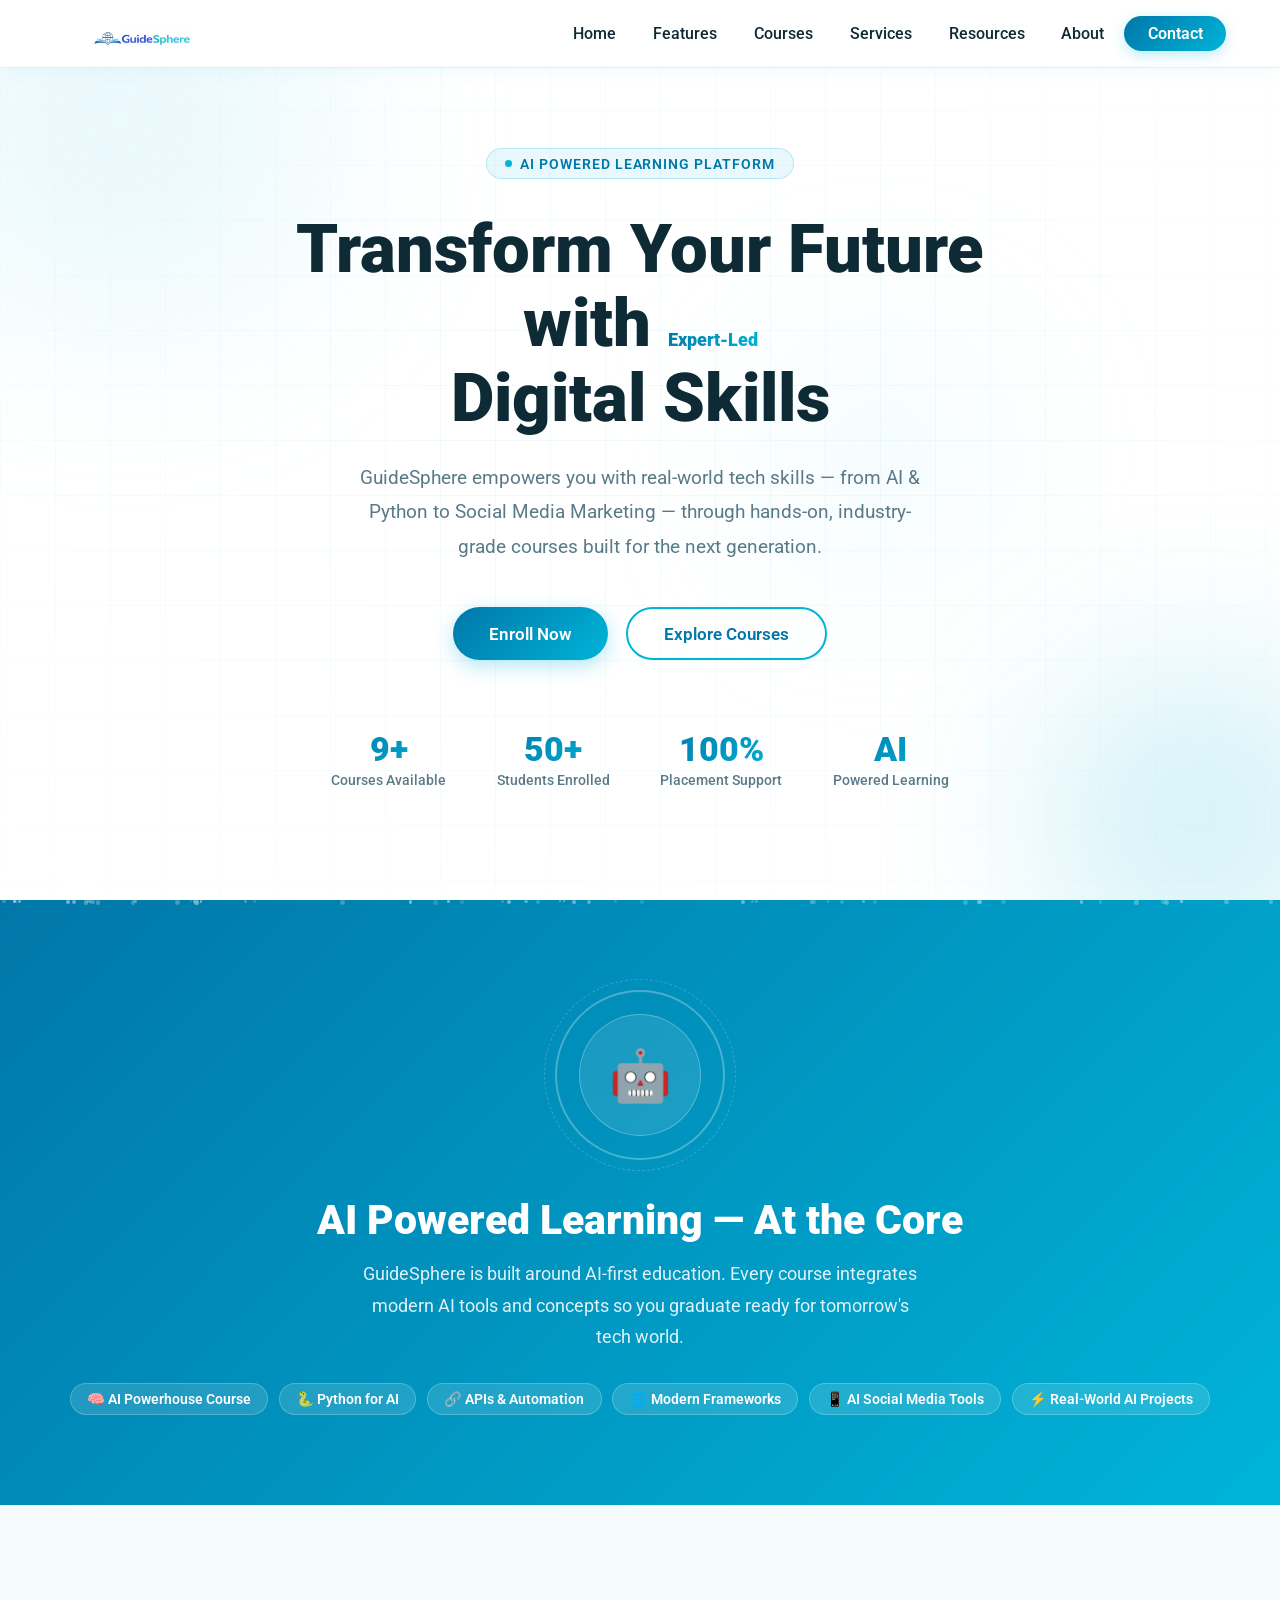
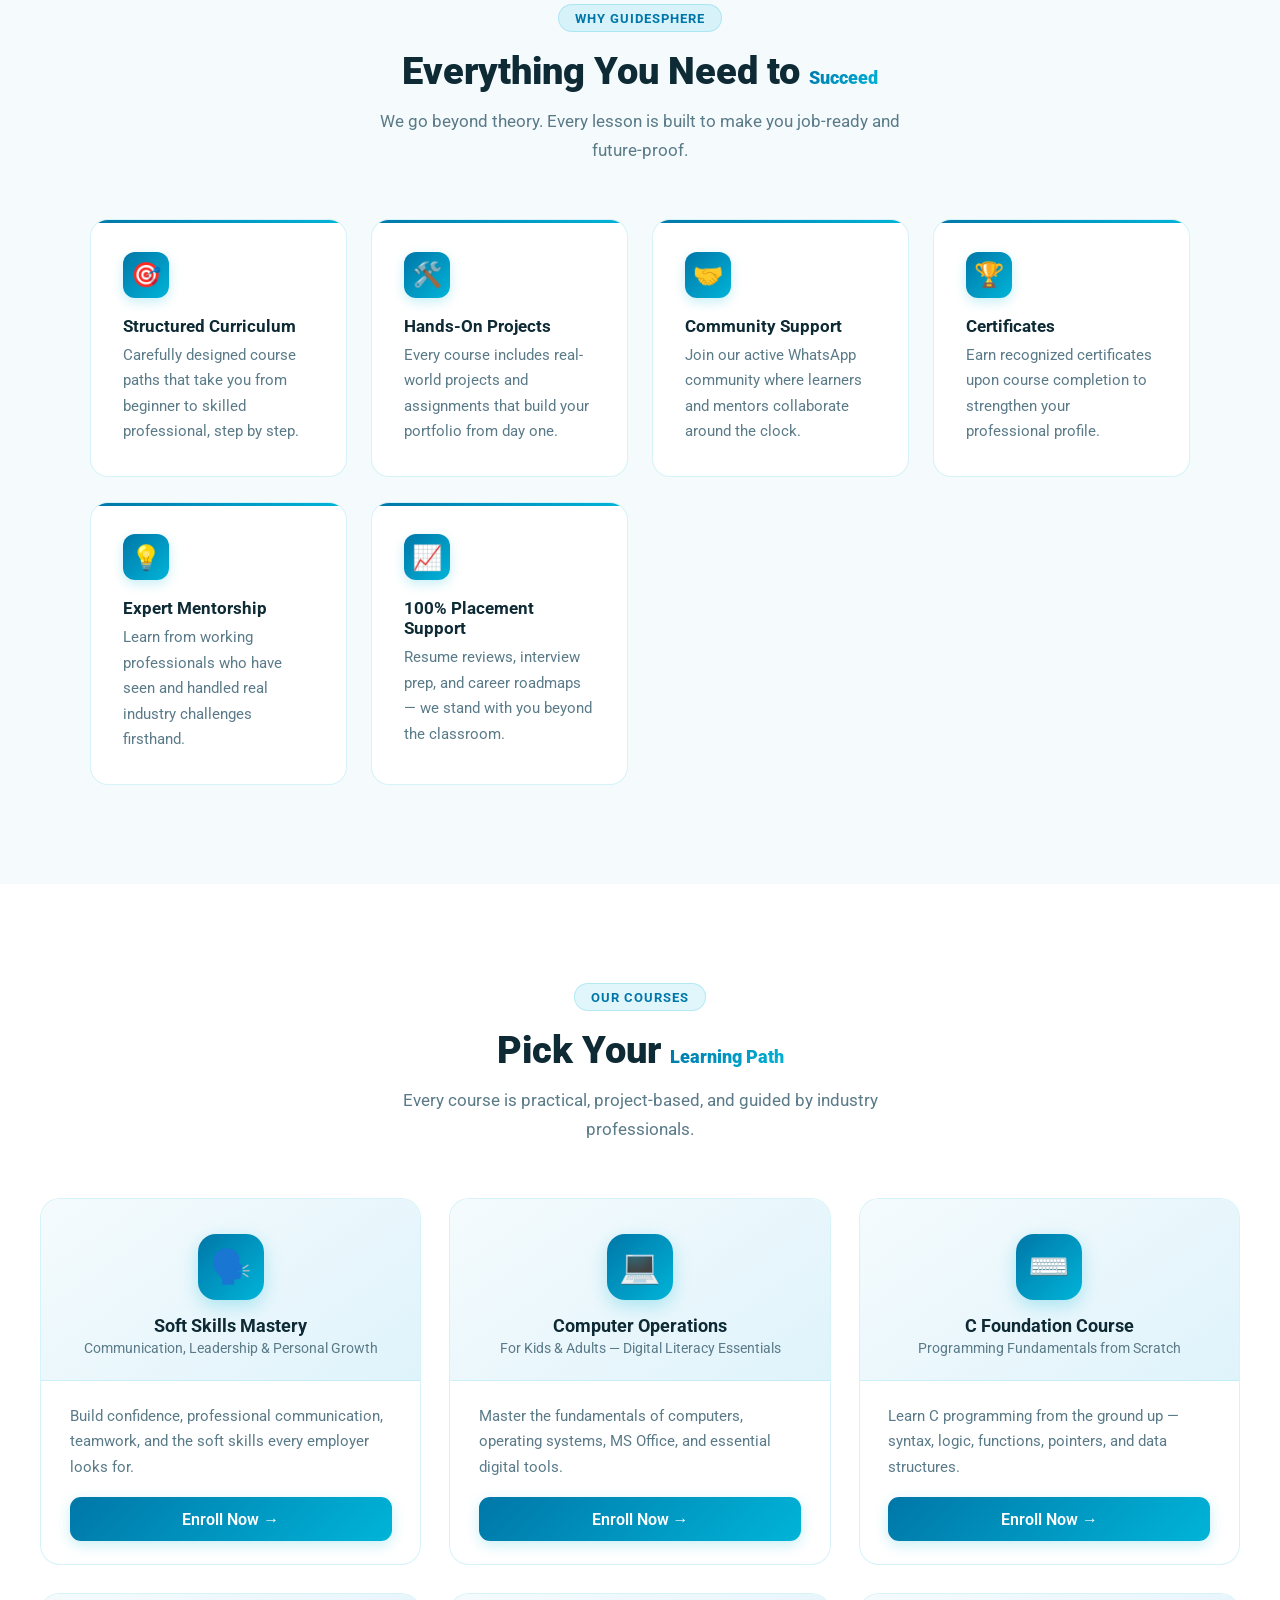
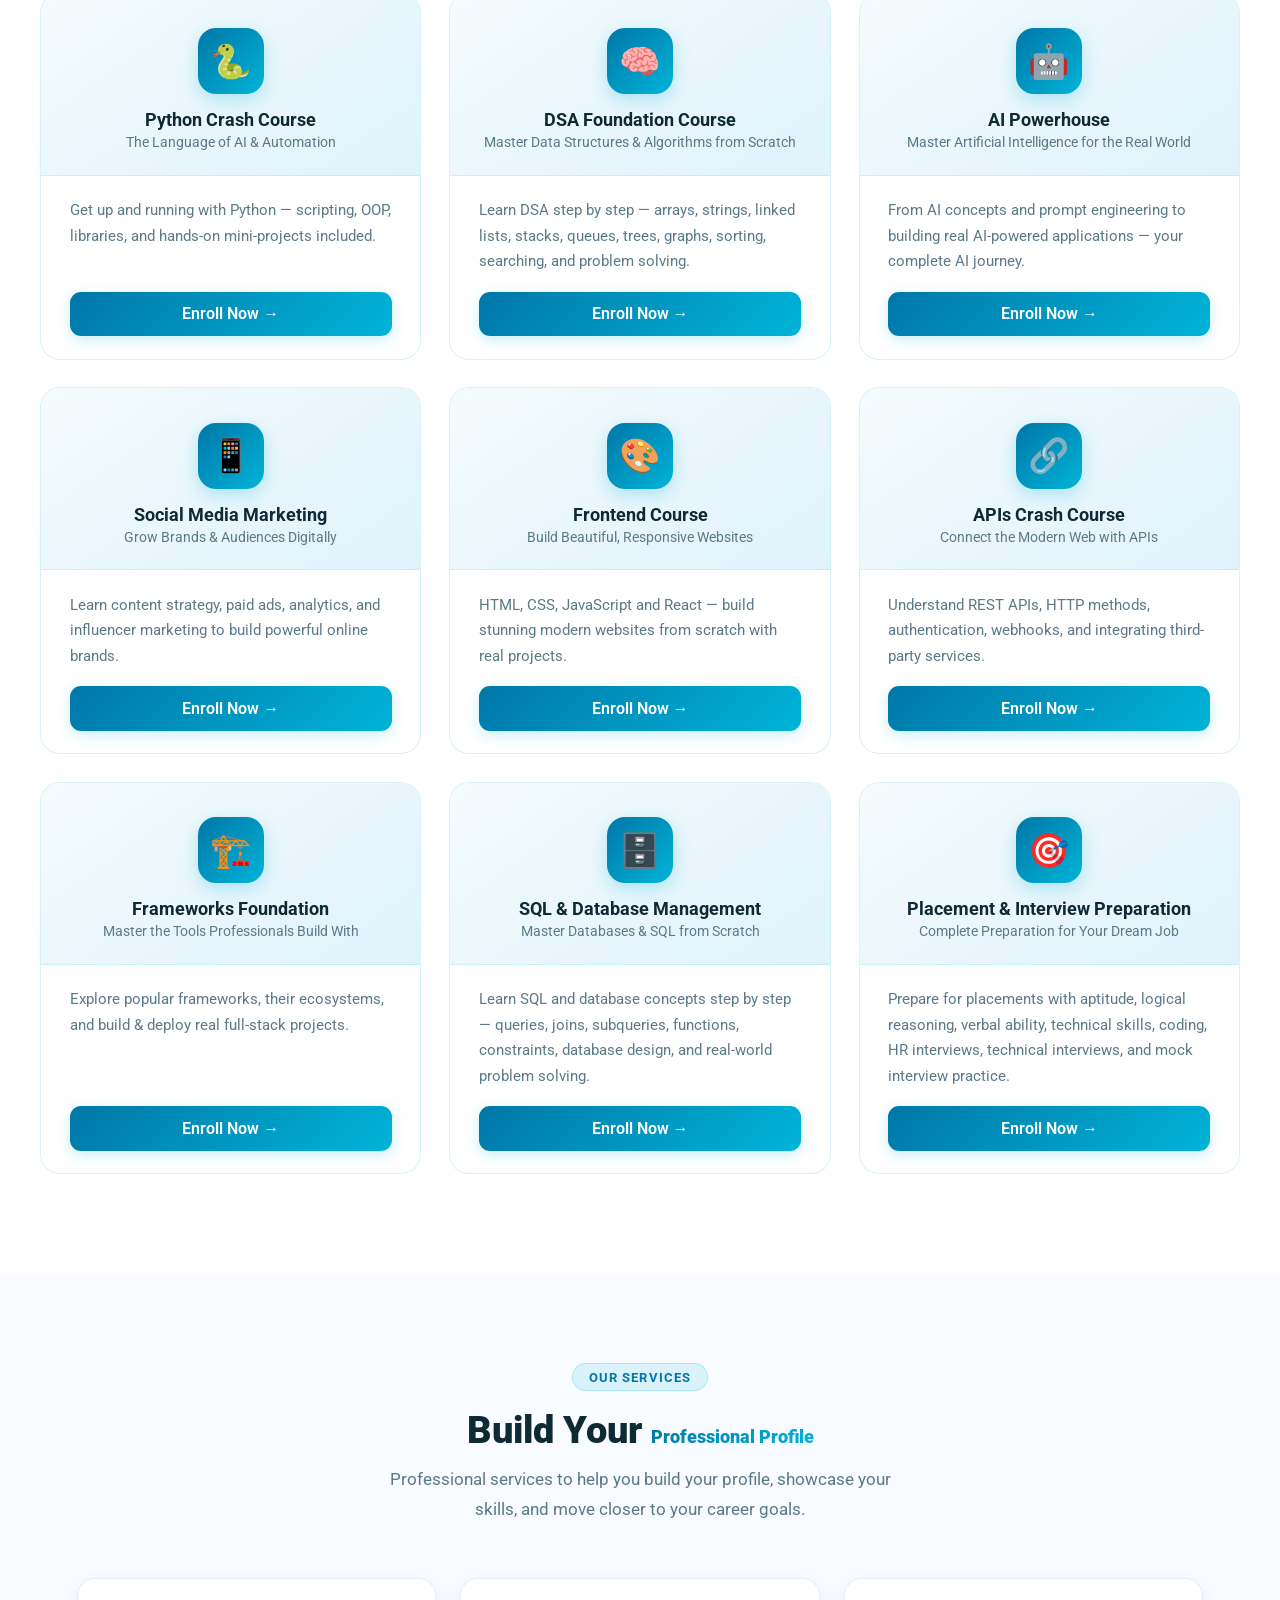
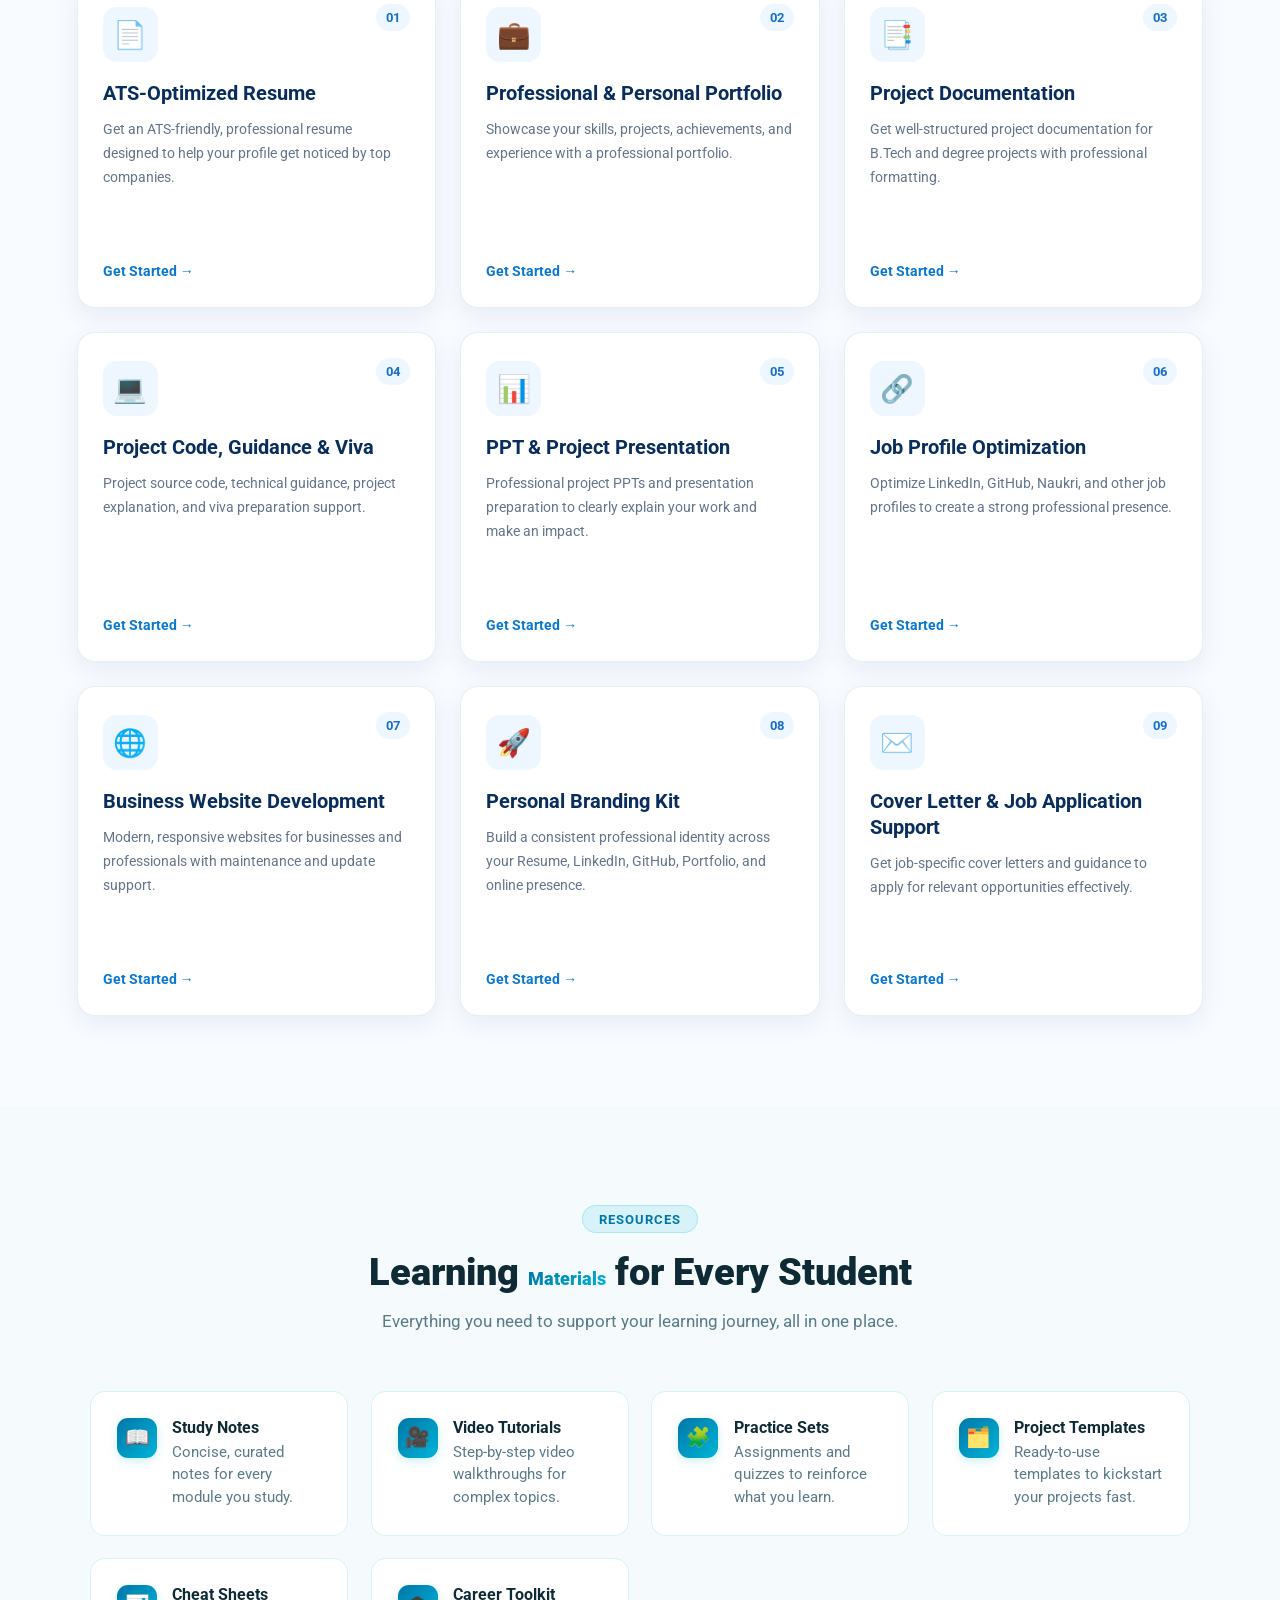
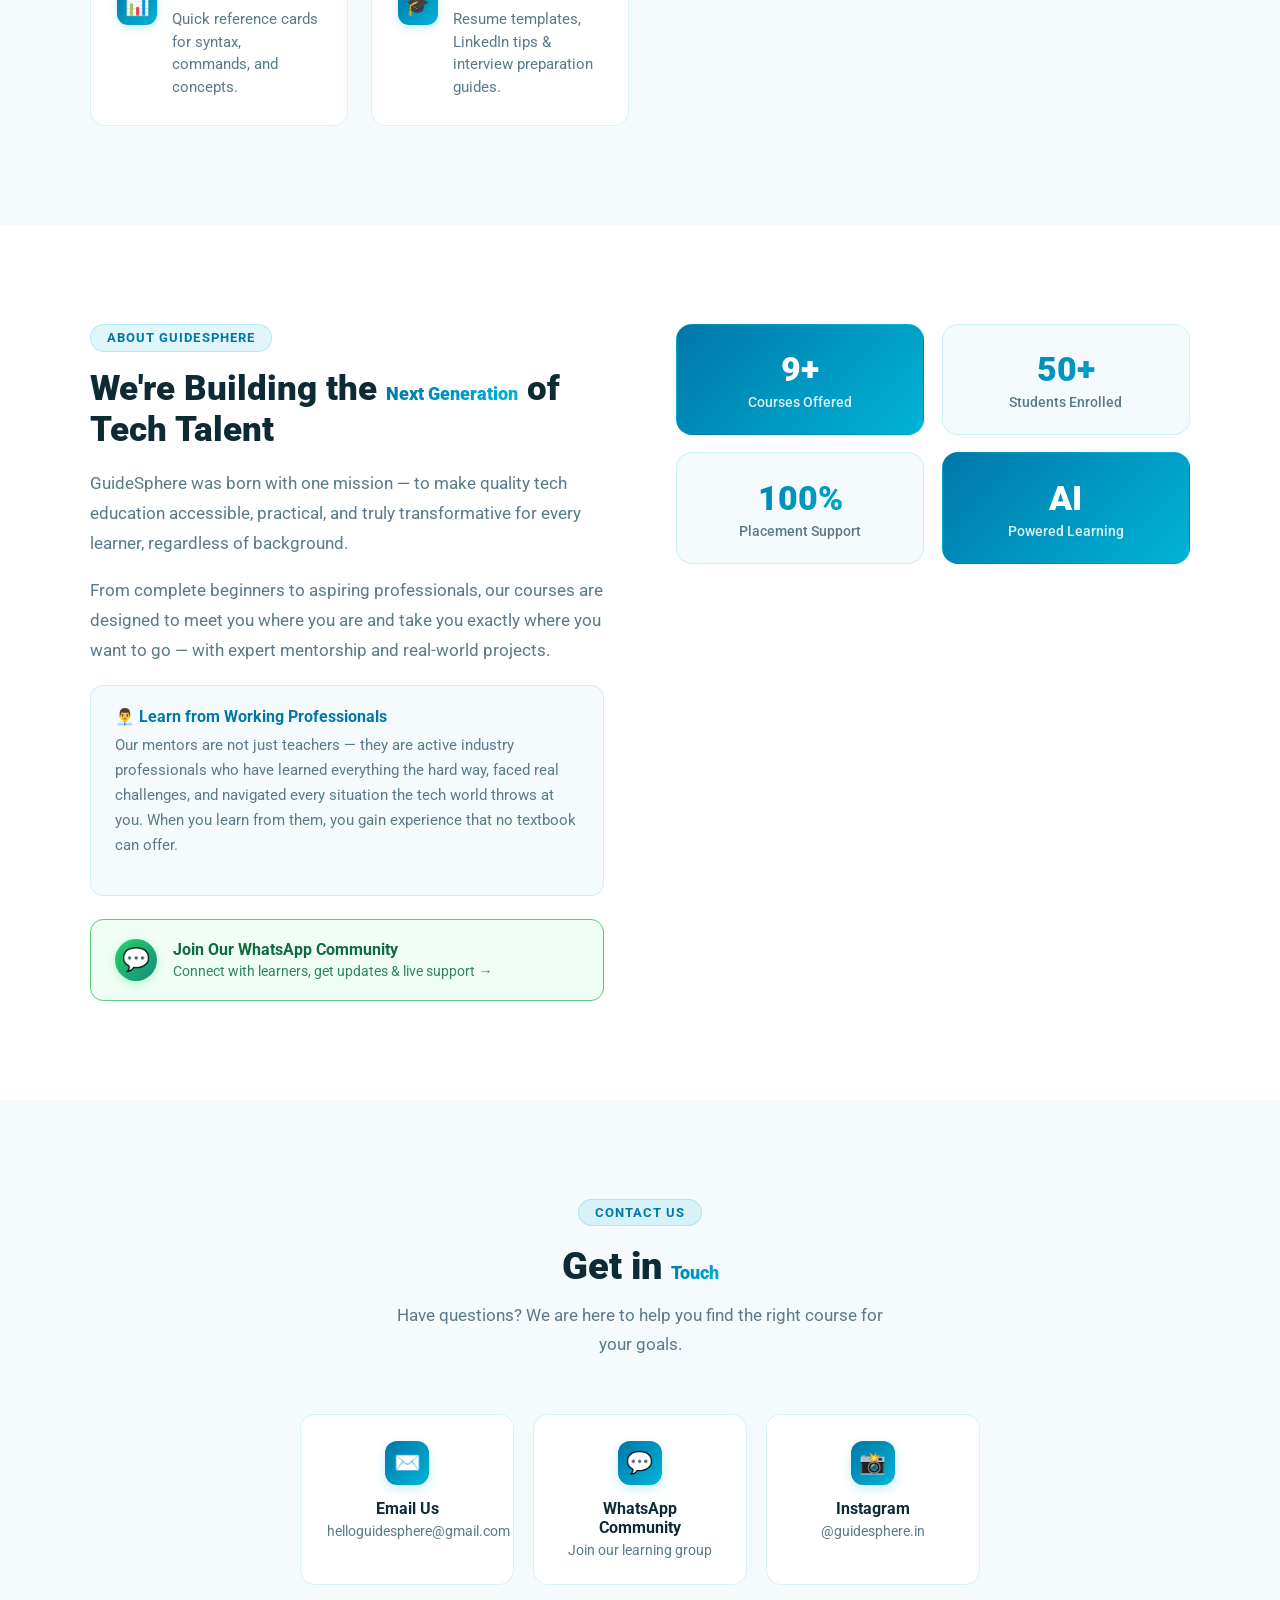
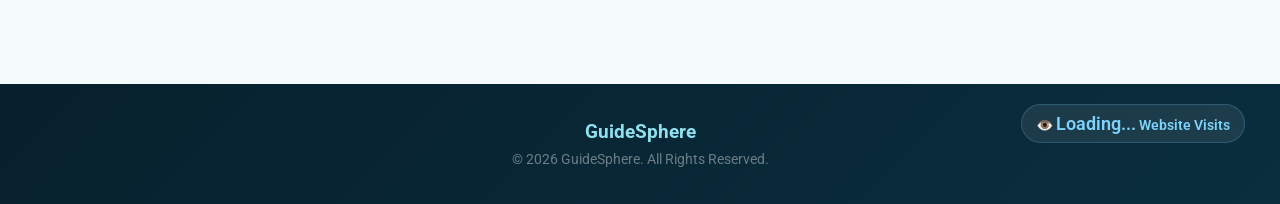
<file: index.html>
<!DOCTYPE html>
<html lang="en">
<head>
<meta charset="UTF-8">
<meta name="viewport" content="width=device-width, initial-scale=1.0">
<title>GuideSphere – Learn. Grow. Excel.</title>
<link href="https://fonts.googleapis.com/css2?family=Roboto:wght@300;400;500;600;700;900&display=swap" rel="stylesheet">
<link rel="icon" type="image/png" href="logo.png"><style>
  :root {
    --teal: #00B4D8;
    --teal-dark: #0077A8;
    --teal-light: #90E0EF;
    --teal-glow: rgba(0,180,216,0.12);
    --white: #ffffff;
    --off-white: #f5fbfd;
    --text: #0e2a35;
    --text-muted: #5a7a88;
    --border: rgba(0,180,216,0.16);
  }

  * { margin:0; padding:0; box-sizing:border-box; font-size: 18px;}
  html { scroll-behavior:smooth; }

  body {
    font-family: 'Roboto', sans-serif;
    background: #fff;
    color: var(--text);
    overflow-x: hidden;
  }

  /* ─── NAVBAR ─── */
  nav {
    position:fixed; top:0; left:0; right:0; z-index:999;
    display:flex; align-items:center; justify-content:space-between;
    padding:0 3rem; height:68px;
    background:rgba(255,255,255,0.96);
    backdrop-filter:blur(16px);
    border-bottom:1px solid var(--border);
    box-shadow:0 2px 18px rgba(0,180,216,0.07);
  }

  .nav-logo {
    display:flex; align-items:center;
    text-decoration:none; flex-shrink:0;
    min-width:180px;
  }

  .nav-logo img { height:38px; width:auto; object-fit:contain; }

  .nav-links {
    display:flex; align-items:center; gap:0.15rem; list-style:none;
  }

  .nav-links a {
    display:block; padding:0.4rem 0.95rem;
    text-decoration:none; color:var(--text);
    font-size:0.9rem; font-weight:500;
    border-radius:8px; transition:all .2s;
  }

  .nav-links a:hover { color:var(--teal); background:var(--teal-glow); }

  .nav-cta {
    background:linear-gradient(135deg,var(--teal-dark),var(--teal));
    color:#fff !important;
    padding:0.46rem 1.3rem !important;
    border-radius:50px !important;
    box-shadow:0 4px 14px rgba(0,180,216,0.26);
    font-weight:600 !important;
  }

  .nav-cta:hover {
    transform:translateY(-1px);
    box-shadow:0 6px 20px rgba(0,180,216,0.38) !important;
    background:linear-gradient(135deg,var(--teal-dark),var(--teal)) !important;
  }

  /* ─── HERO ─── */
  .hero {
    min-height:100vh;
    display:flex; align-items:center; justify-content:center;
    text-align:center;
    padding:7rem 2rem 5rem;
    position:relative; overflow:hidden;
    background:#fff;
  }

  .hero-grid {
    position:absolute; inset:0; pointer-events:none;
    background-image:
      linear-gradient(rgba(0,180,216,0.055) 1px,transparent 1px),
      linear-gradient(90deg,rgba(0,180,216,0.055) 1px,transparent 1px);
    background-size:55px 55px;
    mask-image:radial-gradient(ellipse 80% 80% at 50% 50%,black 20%,transparent 100%);
  }

  .orb {
    position:absolute; border-radius:50%;
    filter:blur(90px); opacity:0.26;
    animation:floatOrb 9s ease-in-out infinite;
    pointer-events:none;
  }
  .orb1 { width:500px;height:500px;background:radial-gradient(circle,var(--teal-light),transparent);top:-130px;left:-130px; }
  .orb2 { width:360px;height:360px;background:radial-gradient(circle,var(--teal),transparent);bottom:-100px;right:-100px;animation-delay:3.5s; }
  .orb3 { width:280px;height:280px;background:radial-gradient(circle,#b8ecf7,transparent);top:35%;left:58%;animation-delay:1.5s; }

  @keyframes floatOrb {
    0%,100%{transform:translate(0,0) scale(1)}
    50%{transform:translate(18px,-18px) scale(1.04)}
  }

  .hero-content { position:relative; z-index:2; max-width:830px; }

  .hero-badge {
    display:inline-flex; align-items:center; gap:8px;
    background:rgba(0,180,216,0.09);
    border:1px solid rgba(0,180,216,0.22);
    color:var(--teal-dark);
    font-size:0.78rem; font-weight:600; letter-spacing:.07em; text-transform:uppercase;
    padding:0.36rem 1rem; border-radius:50px; margin-bottom:1.8rem;
    animation:fadeUp .7s .2s both;
  }

  .badge-dot {
    width:7px;height:7px;border-radius:50%;background:var(--teal);
    animation:blink 1.8s infinite;
  }

  @keyframes blink{0%,100%{opacity:1;transform:scale(1)}50%{opacity:.4;transform:scale(1.5)}}

  .hero h1 {
    font-size:clamp(2.3rem,5.2vw,4rem);
    font-weight:900; line-height:1.12;
    color:var(--text); margin-bottom:1.4rem;
    animation:fadeUp .7s .35s both;
  }

  .hero h1 .hl {
    background:linear-gradient(135deg,var(--teal-dark),var(--teal));
    -webkit-background-clip:text; -webkit-text-fill-color:transparent; background-clip:text;
  }

  .hero p {
    font-size:1.08rem; color:var(--text-muted);
    max-width:570px; margin:0 auto 2.4rem;
    line-height:1.78; font-weight:400;
    animation:fadeUp .7s .5s both;
  }

  .hero-btns {
    display:flex; gap:1rem; justify-content:center; flex-wrap:wrap;
    animation:fadeUp .7s .65s both;
  }

  .btn-primary {
    padding:0.8rem 2rem;
    background:linear-gradient(135deg,var(--teal-dark),var(--teal));
    color:#fff; font-size:0.95rem; font-weight:600;
    border:none; border-radius:50px; cursor:pointer; text-decoration:none;
    box-shadow:0 6px 20px rgba(0,180,216,0.3);
    transition:transform .2s,box-shadow .2s;
    display:inline-flex; align-items:center; gap:8px;
    font-family:'Roboto',sans-serif;
  }
  .btn-primary:hover{transform:translateY(-2px);box-shadow:0 10px 28px rgba(0,180,216,0.42);}

  .btn-outline {
    padding:0.8rem 2rem;
    background:transparent; color:var(--teal-dark);
    font-size:0.95rem; font-weight:600;
    border:2px solid var(--teal); border-radius:50px;
    cursor:pointer; text-decoration:none; transition:all .2s;
    display:inline-flex; align-items:center; gap:8px;
    font-family:'Roboto',sans-serif;
  }
  .btn-outline:hover{background:var(--teal-glow);}

  .hero-stats {
    display:flex; gap:2.8rem; justify-content:center; flex-wrap:wrap;
    margin-top:3.8rem; animation:fadeUp .7s .8s both;
  }

  .stat { text-align:center; }
  .stat-num {
    font-size:1.9rem; font-weight:900;
    background:linear-gradient(135deg,var(--teal-dark),var(--teal));
    -webkit-background-clip:text; -webkit-text-fill-color:transparent; background-clip:text;
  }
  .stat-label { font-size:.78rem; color:var(--text-muted); font-weight:500; margin-top:3px; }

  @keyframes fadeUp{from{opacity:0;transform:translateY(22px)}to{opacity:1;transform:translateY(0)}}

  /* ─── AI BANNER ─── */
  .ai-banner {
    padding:5rem 2rem;
    background:linear-gradient(135deg,var(--teal-dark) 0%,var(--teal) 100%);
    position:relative; overflow:hidden; text-align:center;
  }

  .ai-particles{position:absolute;inset:0;pointer-events:none;}
  .particle{
    position:absolute;border-radius:50%;
    background:rgba(255,255,255,0.5);
    animation:rise linear infinite;
  }
  @keyframes rise{
    0%{transform:translateY(100vh) scale(0);opacity:0}
    10%{opacity:1}90%{opacity:.7}
    100%{transform:translateY(-80px) scale(1);opacity:0}
  }

  .ai-ring {
    width:170px;height:170px;border-radius:50%;
    border:2px solid rgba(255,255,255,0.28);
    display:flex;align-items:center;justify-content:center;
    margin:0 auto 2rem; position:relative;
    animation:spinRing 14s linear infinite;
  }
  .ai-ring::before{
    content:'';position:absolute;inset:-13px;border-radius:50%;
    border:1px dashed rgba(255,255,255,0.2);
    animation:spinRing 9s linear infinite reverse;
  }
  .ai-ring-core{
    width:122px;height:122px;border-radius:50%;
    background:rgba(255,255,255,0.1);
    backdrop-filter:blur(8px);
    border:1px solid rgba(255,255,255,0.28);
    display:flex;align-items:center;justify-content:center;
    font-size:2.8rem;
    animation:spinRing 14s linear infinite reverse;
  }
  @keyframes spinRing{to{transform:rotate(360deg)}}

  .ai-banner h2{font-size:clamp(1.7rem,3.2vw,2.5rem);font-weight:900;color:#fff;margin-bottom:.8rem;}
  .ai-banner p{color:rgba(255,255,255,0.87);font-size:1rem;max-width:560px;margin:0 auto;line-height:1.75;}

  .ai-tags{display:flex;flex-wrap:wrap;gap:.6rem;justify-content:center;margin-top:1.7rem;}
  .ai-tag{
    background:rgba(255,255,255,0.13);border:1px solid rgba(255,255,255,0.22);
    color:#fff;font-size:.79rem;font-weight:600;
    padding:.36rem .9rem;border-radius:50px;
  }

  /* ─── SECTIONS ─── */
  .features{padding:5.5rem 2rem;background:var(--off-white);}
  .courses{padding:5.5rem 2rem;background:#fff;}
  .resources{padding:5.5rem 2rem;background:var(--off-white);}
  .about{padding:5.5rem 2rem;background:#fff;}
  .contact{padding:5.5rem 2rem;background:var(--off-white);}

  .section-label {
    display:inline-block;
    background:var(--teal-glow); border:1px solid rgba(0,180,216,0.2);
    color:var(--teal-dark); font-size:.74rem; font-weight:700;
    letter-spacing:.08em; text-transform:uppercase;
    padding:.3rem .88rem; border-radius:50px; margin-bottom:.9rem;
  }

  .sec-title{font-size:clamp(1.65rem,3vw,2.4rem);font-weight:900;color:var(--text);margin-bottom:.72rem;line-height:1.18;}
  .sec-title .hl{background:linear-gradient(135deg,var(--teal-dark),var(--teal));-webkit-background-clip:text;-webkit-text-fill-color:transparent;background-clip:text;}
  .sec-sub{color:var(--text-muted);font-size:.95rem;max-width:520px;margin:0 auto;line-height:1.72;}

  .section-head{text-align:center;margin-bottom:3rem;}

  /* FEATURES */
  .feat-grid{display:grid;grid-template-columns:repeat(auto-fit,minmax(250px,1fr));gap:1.35rem;max-width:1100px;margin:0 auto;}

  .feat-card{
    background:#fff;border:1px solid var(--border);
    border-radius:18px;padding:1.75rem;
    transition:transform .22s,box-shadow .22s;
    position:relative;overflow:hidden;
  }
  .feat-card::before{
    content:'';position:absolute;top:0;left:0;right:0;height:3px;
    background:linear-gradient(90deg,var(--teal-dark),var(--teal));border-radius:18px 18px 0 0;
  }
  .feat-card:hover{transform:translateY(-5px);box-shadow:0 12px 34px rgba(0,180,216,0.1);}

  .feat-icon{
    width:46px;height:46px;border-radius:12px;
    background:linear-gradient(135deg,var(--teal-dark),var(--teal));
    display:flex;align-items:center;justify-content:center;
    font-size:1.35rem;margin-bottom:1rem;
    box-shadow:0 4px 12px rgba(0,180,216,0.22);
  }

  .feat-card h3{font-size:.97rem;font-weight:700;margin-bottom:.38rem;}
  .feat-card p{color:var(--text-muted);font-size:.86rem;line-height:1.65;}

  /* COURSES */
  .courses-grid{display:grid;grid-template-columns:repeat(auto-fill,minmax(285px,1fr));gap:1.55rem;max-width:1200px;margin:0 auto;}

  .c-card{
    background:#fff;border:1px solid var(--border);
    border-radius:20px;overflow:hidden;
    display:flex;flex-direction:column;
    transition:transform .22s,box-shadow .22s;
  }
  .c-card:hover{transform:translateY(-5px);box-shadow:0 14px 40px rgba(0,180,216,0.11);}

  .c-top{
    padding:1.9rem 1.6rem 1.35rem;
    background:linear-gradient(145deg,var(--off-white),#dff3fb);
    border-bottom:1px solid var(--border);
    display:flex;flex-direction:column;align-items:center;text-align:center;
  }

  .c-icon{
    width:66px;height:66px;border-radius:18px;
    background:linear-gradient(135deg,var(--teal-dark),var(--teal));
    display:flex;align-items:center;justify-content:center;
    font-size:1.85rem;margin-bottom:.85rem;
    box-shadow:0 6px 18px rgba(0,180,216,0.27);
  }

  .c-top h3{font-size:1.02rem;font-weight:700;color:var(--text);}
  .c-top p{font-size:.78rem;color:var(--text-muted);margin-top:.22rem;}

  .c-body{padding:1.25rem 1.6rem;flex:1;display:flex;flex-direction:column;gap:.95rem;}
  .c-desc{font-size:.86rem;color:var(--text-muted);line-height:1.65;}

  .enroll-btn{
    display:block;width:100%;padding:.7rem;
    background:linear-gradient(135deg,var(--teal-dark),var(--teal));
    color:#fff;font-size:.88rem;font-weight:600;
    border:none;border-radius:11px;cursor:pointer;
    text-decoration:none;text-align:center;
    box-shadow:0 4px 14px rgba(0,180,216,0.22);
    transition:transform .2s,box-shadow .2s;
    font-family:'Roboto',sans-serif;
    margin-top:auto;
  }
  .enroll-btn:hover{transform:translateY(-2px);box-shadow:0 8px 22px rgba(0,180,216,0.35);}

  /* RESOURCES */
  .res-grid{display:grid;grid-template-columns:repeat(auto-fit,minmax(220px,1fr));gap:1.25rem;max-width:1100px;margin:0 auto;}

  .res-card{
    background:#fff;border:1px solid var(--border);
    border-radius:15px;padding:1.45rem;
    display:flex;align-items:flex-start;gap:.85rem;
    transition:transform .2s,box-shadow .2s;
  }
  .res-card:hover{transform:translateY(-4px);box-shadow:0 10px 26px rgba(0,180,216,0.08);}

  .res-icon{
    width:40px;height:40px;border-radius:11px;flex-shrink:0;
    background:linear-gradient(135deg,var(--teal-dark),var(--teal));
    display:flex;align-items:center;justify-content:center;font-size:1.1rem;
    box-shadow:0 3px 10px rgba(0,180,216,0.2);
  }

  .res-card h4{font-size:.9rem;font-weight:700;margin-bottom:.22rem;}
  .res-card p{font-size:.81rem;color:var(--text-muted);line-height:1.55;}
   

  /* =========================
   SERVICES
========================= */

.services {
  padding: 90px 6%;
  background: #f8fbff;
}

.services-grid {
  max-width: 1200px;
  margin: 45px auto 0;

  display: grid;
  grid-template-columns: repeat(3, 1fr);
  gap: 24px;

  align-items: stretch;
}

.service-card {
  position: relative;

  display: flex;
  flex-direction: column;

  min-height: 330px;
  padding: 28px 25px;

  background: #ffffff;

  border: 1px solid rgba(20, 90, 170, 0.10);
  border-radius: 18px;

  box-shadow: 0 8px 25px rgba(0, 60, 120, 0.07);

  transition: 0.3s ease;
}

.service-card:hover {
  transform: translateY(-7px);
  box-shadow: 0 15px 35px rgba(0, 80, 160, 0.14);
}

.service-icon {
  width: 55px;
  height: 55px;

  display: flex;
  align-items: center;
  justify-content: center;

  background: #eef6ff;
  border-radius: 14px;

  font-size: 27px;

  margin-bottom: 18px;
}

.service-number {
  position: absolute;

  top: 25px;
  right: 25px;

  padding: 6px 10px;

  border-radius: 20px;

  background: #eef6ff;
  color: #1670c9;

  font-size: 13px;
  font-weight: 700;
}

.service-card h3 {
  margin: 0 0 12px;

  color: #092d5c;

  font-size: 20px;
  line-height: 1.3;
}

.service-card p {
  margin: 0;

  color: #64748b;

  font-size: 14px;
  line-height: 1.7;
}

.service-btn {
  margin-top: auto;
  padding-top: 22px;

  color: #0878d1;

  font-size: 14px;
  font-weight: 700;

  text-decoration: none;

  transition: 0.3s ease;
}

.service-btn:hover {
  color: #f28c28;
  transform: translateX(4px);
}


/* TABLET */

@media (max-width: 900px) {

  .services-grid {
    grid-template-columns: repeat(2, 1fr);
  }

}


/* MOBILE */

@media (max-width: 600px) {

  .services {
    padding: 65px 5%;
  }

  .services-grid {
    grid-template-columns: 1fr;
    gap: 18px;
  }

  .service-card {
    min-height: 290px;
  }

}
  /* ABOUT */
  .about-inner{max-width:1100px;margin:0 auto;display:grid;grid-template-columns:1fr 1fr;gap:4rem;align-items:start;}

  .about-text h2{font-size:clamp(1.6rem,2.7vw,2.2rem);font-weight:900;margin-bottom:.95rem;line-height:1.2;}
  .about-text h2 .hl{background:linear-gradient(135deg,var(--teal-dark),var(--teal));-webkit-background-clip:text;-webkit-text-fill-color:transparent;background-clip:text;}
  .about-text p{color:var(--text-muted);line-height:1.78;margin-bottom:.95rem;font-size:.94rem;}

  .mentor-box{
    background:var(--off-white);border:1px solid var(--border);
    border-radius:13px;padding:1.15rem 1.35rem;margin:1.1rem 0;
  }
  .mentor-box h4{font-size:.88rem;font-weight:700;color:var(--teal-dark);margin-bottom:.38rem;}
  .mentor-box p{font-size:.84rem;color:var(--text-muted);line-height:1.65;}

  .wa-card{
    display:flex;align-items:center;gap:.9rem;
    background:#f0fef5;border:1.5px solid #5BC97B;
    border-radius:13px;padding:1.05rem 1.35rem;
    margin-top:1.25rem;text-decoration:none;
    transition:transform .2s,box-shadow .2s;
  }
  .wa-card:hover{transform:translateY(-3px);box-shadow:0 8px 22px rgba(37,211,102,0.16);}

  .wa-icon{
    width:42px;height:42px;border-radius:50%;flex-shrink:0;
    background:linear-gradient(135deg,#25D366,#128C7E);
    display:flex;align-items:center;justify-content:center;font-size:1.25rem;
    box-shadow:0 3px 10px rgba(37,211,102,0.28);
  }
  .wa-text strong{display:block;font-weight:700;color:#0e6b3d;font-size:.88rem;}
  .wa-text span{font-size:.78rem;color:#2d855e;}

  .about-stats{display:grid;grid-template-columns:1fr 1fr;gap:.95rem;}

  .a-stat{
    background:var(--off-white);border:1px solid var(--border);
    border-radius:16px;padding:1.35rem;text-align:center;
    transition:transform .2s;
  }
  .a-stat:hover{transform:translateY(-4px);}

  .a-stat .num{
    font-size:1.9rem;font-weight:900;
    background:linear-gradient(135deg,var(--teal-dark),var(--teal));
    -webkit-background-clip:text;-webkit-text-fill-color:transparent;background-clip:text;
  }
  .a-stat p{font-size:.79rem;color:var(--text-muted);margin-top:.28rem;font-weight:500;}

  .a-stat.filled{background:linear-gradient(135deg,var(--teal-dark),var(--teal));border-color:transparent;}
  .a-stat.filled .num{-webkit-text-fill-color:#fff;}
  .a-stat.filled p{color:rgba(255,255,255,0.85);}

  /* CONTACT */
  .contact-inner{max-width:680px;margin:0 auto;text-align:center;}

  .contact-cards{display:grid;grid-template-columns:repeat(auto-fit,minmax(185px,1fr));gap:1.05rem;margin-top:2.1rem;}

  .con-card{
    background:#fff;border:1px solid var(--border);
    border-radius:15px;padding:1.45rem;text-decoration:none;color:var(--text);
    transition:transform .2s,box-shadow .2s;
  }
  .con-card:hover{transform:translateY(-4px);box-shadow:0 10px 26px rgba(0,180,216,0.09);}

  .con-icon{
    width:44px;height:44px;border-radius:12px;margin:0 auto .8rem;
    background:linear-gradient(135deg,var(--teal-dark),var(--teal));
    display:flex;align-items:center;justify-content:center;font-size:1.2rem;
    box-shadow:0 4px 12px rgba(0,180,216,0.22);
  }
  .con-card h4{font-size:.9rem;font-weight:700;margin-bottom:.25rem;}
  .con-card p{font-size:.79rem;color:var(--text-muted);}

  /* FOOTER */
  footer{
    background:linear-gradient(135deg,#07202d,#0a2e3e);
    color:rgba(255,255,255,0.6);
    text-align:center;padding:2rem;
  }
  .f-logo{display:flex;align-items:center;justify-content:center;gap:8px;margin-bottom:.45rem;}
  .f-logo img{height:30px;width:auto;filter:brightness(0) invert(1);opacity:.85;}
  .f-brand{font-size:1.05rem;font-weight:700;color:#90e0ef;}
  footer p{font-size:.8rem;color:rgba(255,255,255,0.4);}

  /* REVEAL */
  .reveal{opacity:0;transform:translateY(26px);transition:opacity .62s,transform .62s;}
  .reveal.visible{opacity:1;transform:none;}

  /* RESPONSIVE */
  @media(max-width:900px){
    .about-inner{grid-template-columns:1fr;gap:2.5rem;}
    nav{padding:0 1.4rem;}
    .nav-links a{padding:.36rem .58rem;font-size:.84rem;}
  }
  @media(max-width:600px){.nav-links{display:none;}}

  /* Footer Visitor Count */
footer {
  position: relative;
}

.footer-visit-count {
  position: absolute;
  top: 20px;
  right: 35px;

  font-size: 14px;
  font-weight: 600;
  color: #7dd3fc;

  background: rgba(255, 255, 255, 0.08);
  padding: 8px 14px;
  border-radius: 20px;

  border: 1px solid rgba(125, 211, 252, 0.2);
}
@media (max-width: 600px) {
  .footer-visit-count {
    position: static;
    display: inline-block;
    margin-bottom: 15px;
  }
}
</style>
</head>
<body>
  

<!-- NAVBAR -->
<nav>
  <a class="nav-logo" href="#home">
    <img src="./logo.png" alt="GuideSphere" onerror="this.style.display='none';this.nextElementSibling.style.display='flex'">
    <span style="display:none;align-items:center;gap:8px;font-weight:900;font-size:1.15rem;background:linear-gradient(135deg,#0077A8,#00B4D8);-webkit-background-clip:text;-webkit-text-fill-color:transparent;background-clip:text;">🌐 GuideSphere</span>
  </a>
  <ul class="nav-links">
    <li><a href="#home">Home</a></li>
    <li><a href="#features">Features</a></li>
    <li><a href="#courses">Courses</a></li>
    <li><a href="#services">Services</a></li>
    <li><a href="#resources">Resources</a></li>
    <li><a href="#about">About</a></li>
    <li><a href="#contact" class="nav-cta">Contact</a></li>
  </ul>
</nav>

<!-- HERO -->
<section class="hero" id="home">
  <div class="hero-grid"></div>
  <div class="orb orb1"></div>
  <div class="orb orb2"></div>
  <div class="orb orb3"></div>

  <div class="hero-content">
    <div class="hero-badge">
      <span class="badge-dot"></span>
      AI Powered Learning Platform
    </div>

    <h1>
      Transform Your Future<br>with <span class="hl">Expert-Led</span><br>Digital Skills
    </h1>

    <p>
      GuideSphere empowers you with real-world tech skills — from AI &amp; Python to Social Media Marketing — through hands-on, industry-grade courses built for the next generation.
    </p>

    <div class="hero-btns">
      <a href="./overview.html" target="_blank" class="btn-primary"> Enroll Now</a>
      <a href="#courses" class="btn-outline"> Explore Courses</a>
    </div>

    <div class="hero-stats">
      <div class="stat">
        <div class="stat-num">9+</div>
        <div class="stat-label">Courses Available</div>
      </div>
      <div class="stat">
        <div class="stat-num">50+</div>
        <div class="stat-label">Students Enrolled</div>
      </div>
      <div class="stat">
        <div class="stat-num">100%</div>
        <div class="stat-label">Placement Support</div>
      </div>
      <div class="stat">
        <div class="stat-num">AI</div>
        <div class="stat-label">Powered Learning</div>
      </div>
    </div>
  </div>
</section>

<!-- AI BANNER -->
<section class="ai-banner">
  <div class="ai-particles" id="aiParticles"></div>
  <div class="ai-ring">
    <div class="ai-ring-core">🤖</div>
  </div>
  <h2>AI Powered Learning — At the Core</h2>
  <p>GuideSphere is built around AI-first education. Every course integrates modern AI tools and concepts so you graduate ready for tomorrow's tech world.</p>
  <div class="ai-tags">
    <span class="ai-tag">🧠 AI Powerhouse Course</span>
    <span class="ai-tag">🐍 Python for AI</span>
    <span class="ai-tag">🔗 APIs &amp; Automation</span>
    <span class="ai-tag">🌐 Modern Frameworks</span>
    <span class="ai-tag">📱 AI Social Media Tools</span>
    <span class="ai-tag">⚡ Real-World AI Projects</span>
  </div>
</section>

<!-- FEATURES -->
<section class="features" id="features">
  <div class="section-head reveal">
    <div class="section-label">Why GuideSphere</div>
    <h2 class="sec-title">Everything You Need to <span class="hl">Succeed</span></h2>
    <p class="sec-sub">We go beyond theory. Every lesson is built to make you job-ready and future-proof.</p>
  </div>
  <div class="feat-grid">
    <div class="feat-card reveal">
      <div class="feat-icon">🎯</div>
      <h3>Structured Curriculum</h3>
      <p>Carefully designed course paths that take you from beginner to skilled professional, step by step.</p>
    </div>
    <div class="feat-card reveal">
      <div class="feat-icon">🛠️</div>
      <h3>Hands-On Projects</h3>
      <p>Every course includes real-world projects and assignments that build your portfolio from day one.</p>
    </div>
    <div class="feat-card reveal">
      <div class="feat-icon">🤝</div>
      <h3>Community Support</h3>
      <p>Join our active WhatsApp community where learners and mentors collaborate around the clock.</p>
    </div>
    <div class="feat-card reveal">
      <div class="feat-icon">🏆</div>
      <h3>Certificates</h3>
      <p>Earn recognized certificates upon course completion to strengthen your professional profile.</p>
    </div>
    <div class="feat-card reveal">
      <div class="feat-icon">💡</div>
      <h3>Expert Mentorship</h3>
      <p>Learn from working professionals who have seen and handled real industry challenges firsthand.</p>
    </div>
    <div class="feat-card reveal">
      <div class="feat-icon">📈</div>
      <h3>100% Placement Support</h3>
      <p>Resume reviews, interview prep, and career roadmaps — we stand with you beyond the classroom.</p>
    </div>
  </div>
</section>

<!-- COURSES -->
<section class="courses" id="courses">
  <div class="section-head reveal">
    <div class="section-label">Our Courses</div>
    <h2 class="sec-title">Pick Your <span class="hl">Learning Path</span></h2>
    <p class="sec-sub">Every course is practical, project-based, and guided by industry professionals.</p>
  </div>
  <div class="courses-grid">

    <div class="c-card reveal">
      <div class="c-top">
        <div class="c-icon">🗣️</div>
        <h3>Soft Skills Mastery</h3>
        <p>Communication, Leadership &amp; Personal Growth</p>
      </div>
      <div class="c-body">
        <p class="c-desc">Build confidence, professional communication, teamwork, and the soft skills every employer looks for.</p>
        <a href="./overview.html" target="_blank" class="enroll-btn">Enroll Now →</a>
      </div>
    </div>

    <div class="c-card reveal">
      <div class="c-top">
        <div class="c-icon">💻</div>
        <h3>Computer Operations</h3>
        <p>For Kids &amp; Adults — Digital Literacy Essentials</p>
      </div>
      <div class="c-body">
        <p class="c-desc">Master the fundamentals of computers, operating systems, MS Office, and essential digital tools.</p>
        <a href="./overview.html" target="_blank" class="enroll-btn">Enroll Now →</a>
      </div>
    </div>

    <div class="c-card reveal">
      <div class="c-top">
        <div class="c-icon">⌨️</div>
        <h3>C Foundation Course</h3>
        <p>Programming Fundamentals from Scratch</p>
      </div>
      <div class="c-body">
        <p class="c-desc">Learn C programming from the ground up — syntax, logic, functions, pointers, and data structures.</p>
        <a href="./overview.html" target="_blank" class="enroll-btn">Enroll Now →</a>
      </div>
    </div>

    <div class="c-card reveal">
      <div class="c-top">
        <div class="c-icon">🐍</div>
        <h3>Python Crash Course</h3>
        <p>The Language of AI &amp; Automation</p>
      </div>
      <div class="c-body">
        <p class="c-desc">Get up and running with Python — scripting, OOP, libraries, and hands-on mini-projects included.</p>
        <a href="./overview.html" target="_blank" class="enroll-btn">Enroll Now →</a>
      </div>
    </div>

    <div class="c-card reveal">
  <div class="c-top">
    <div class="c-icon">🧠</div>
    <h3>DSA Foundation Course</h3>
    <p>Master Data Structures & Algorithms from Scratch</p>
  </div>
  <div class="c-body">
    <p class="c-desc">Learn DSA step by step — arrays, strings, linked lists, stacks, queues, trees, graphs, sorting, searching, and problem solving.</p>
    <a href="./overview.html" target="_blank" class="enroll-btn">Enroll Now →</a>
  </div>
</div>

    <div class="c-card reveal">
      <div class="c-top">
        <div class="c-icon">🤖</div>
        <h3>AI Powerhouse</h3>
        <p>Master Artificial Intelligence for the Real World</p>
      </div>
      <div class="c-body">
        <p class="c-desc">From AI concepts and prompt engineering to building real AI-powered applications — your complete AI journey.</p>
        <a href="./overview.html" target="_blank" class="enroll-btn">Enroll Now →</a>
      </div>
    </div>

    <div class="c-card reveal">
      <div class="c-top">
        <div class="c-icon">📱</div>
        <h3>Social Media Marketing</h3>
        <p>Grow Brands &amp; Audiences Digitally</p>
      </div>
      <div class="c-body">
        <p class="c-desc">Learn content strategy, paid ads, analytics, and influencer marketing to build powerful online brands.</p>
        <a href="./overview.html" target="_blank" class="enroll-btn">Enroll Now →</a>
      </div>
    </div>

    <div class="c-card reveal">
      <div class="c-top">
        <div class="c-icon">🎨</div>
        <h3>Frontend Course</h3>
        <p>Build Beautiful, Responsive Websites</p>
      </div>
      <div class="c-body">
        <p class="c-desc">HTML, CSS, JavaScript and React — build stunning modern websites from scratch with real projects.</p>
        <a href="./overview.html" target="_blank" class="enroll-btn">Enroll Now →</a>
      </div>
    </div>

    <div class="c-card reveal">
      <div class="c-top">
        <div class="c-icon">🔗</div>
        <h3>APIs Crash Course</h3>
        <p>Connect the Modern Web with APIs</p>
      </div>
      <div class="c-body">
        <p class="c-desc">Understand REST APIs, HTTP methods, authentication, webhooks, and integrating third-party services.</p>
        <a href="./overview.html" target="_blank" class="enroll-btn">Enroll Now →</a>
      </div>
    </div>

    <div class="c-card reveal">
      <div class="c-top">
        <div class="c-icon">🏗️</div>
        <h3>Frameworks Foundation</h3>
        <p>Master the Tools Professionals Build With</p>
      </div>
      <div class="c-body">
        <p class="c-desc">Explore popular frameworks, their ecosystems, and build &amp; deploy real full-stack projects.</p>
        <a href="./overview.html" target="_blank" class="enroll-btn">Enroll Now →</a>
      </div>
    </div>
    <!-- SQL & DATABASE MANAGEMENT -->
<div class="c-card reveal">
  <div class="c-top">
    <div class="c-icon">🗄️</div>
    <h3>SQL &amp; Database Management</h3>
    <p>Master Databases &amp; SQL from Scratch</p>
  </div>
  <div class="c-body">
    <p class="c-desc">Learn SQL and database concepts step by step — queries, joins, subqueries, functions, constraints, database design, and real-world problem solving.</p>
    <a href="./overview.html" target="_blank" class="enroll-btn">Enroll Now →</a>
  </div>
</div>

<!-- PLACEMENT & INTERVIEW PREPARATION -->
<div class="c-card reveal">
  <div class="c-top">
    <div class="c-icon">🎯</div>
    <h3>Placement &amp; Interview Preparation</h3>
    <p>Complete Preparation for Your Dream Job</p>
  </div>
  <div class="c-body">
    <p class="c-desc">Prepare for placements with aptitude, logical reasoning, verbal ability, technical skills, coding, HR interviews, technical interviews, and mock interview practice.</p>
    <a href="./overview.html" target="_blank" class="enroll-btn">Enroll Now →</a>
  </div>
</div>

  </div>
</section>

<!-- SERVICES -->
<section class="services" id="services">

  <div class="section-head reveal">
    <div class="section-label">Our Services</div>

    <h2 class="sec-title">
      Build Your <span class="hl">Professional Profile</span>
    </h2>

    <p class="sec-sub">
      Professional services to help you build your profile, showcase your skills,
      and move closer to your career goals.
    </p>
  </div>

  <div class="services-grid">

    <!-- 01 -->
    <div class="service-card reveal">
      <div class="service-icon">📄</div>
      <div class="service-number">01</div>

      <h3>ATS-Optimized Resume</h3>

      <p>
        Get an ATS-friendly, professional resume designed to help your profile
        get noticed by top companies.
      </p>

      <a href="./overview.html" target="_blank" class="service-btn">
        Get Started →
      </a>
    </div>


    <!-- 02 -->
    <div class="service-card reveal">
      <div class="service-icon">💼</div>
      <div class="service-number">02</div>

      <h3>Professional &amp; Personal Portfolio</h3>

      <p>
        Showcase your skills, projects, achievements, and experience with a
        professional portfolio.
      </p>

      <a href="./overview.html" target="_blank" class="service-btn">
        Get Started →
      </a>
    </div>


    <!-- 03 -->
    <div class="service-card reveal">
      <div class="service-icon">📑</div>
      <div class="service-number">03</div>

      <h3>Project Documentation</h3>

      <p>
        Get well-structured project documentation for B.Tech and degree projects
        with professional formatting.
      </p>

      <a href="./overview.html" target="_blank" class="service-btn">
        Get Started →
      </a>
    </div>


    <!-- 04 -->
    <div class="service-card reveal">
      <div class="service-icon">💻</div>
      <div class="service-number">04</div>

      <h3>Project Code, Guidance &amp; Viva</h3>

      <p>
        Project source code, technical guidance, project explanation, and viva
        preparation support.
      </p>

      <a href="./overview.html" target="_blank" class="service-btn">
        Get Started →
      </a>
    </div>


    <!-- 05 -->
    <div class="service-card reveal">
      <div class="service-icon">📊</div>
      <div class="service-number">05</div>

      <h3>PPT &amp; Project Presentation</h3>

      <p>
        Professional project PPTs and presentation preparation to clearly
        explain your work and make an impact.
      </p>

      <a href="./overview.html" target="_blank" class="service-btn">
        Get Started →
      </a>
    </div>


    <!-- 06 -->
    <div class="service-card reveal">
      <div class="service-icon">🔗</div>
      <div class="service-number">06</div>

      <h3>Job Profile Optimization</h3>

      <p>
        Optimize LinkedIn, GitHub, Naukri, and other job profiles to create a
        strong professional presence.
      </p>

      <a href="./overview.html" target="_blank" class="service-btn">
        Get Started →
      </a>
    </div>


    <!-- 07 -->
    <div class="service-card reveal">
      <div class="service-icon">🌐</div>
      <div class="service-number">07</div>

      <h3>Business Website Development</h3>

      <p>
        Modern, responsive websites for businesses and professionals with
        maintenance and update support.
      </p>

      <a href="./overview.html" target="_blank" class="service-btn">
        Get Started →
      </a>
    </div>


    <!-- 08 -->
    <div class="service-card reveal">
      <div class="service-icon">🚀</div>
      <div class="service-number">08</div>

      <h3>Personal Branding Kit</h3>

      <p>
        Build a consistent professional identity across your Resume, LinkedIn,
        GitHub, Portfolio, and online presence.
      </p>

      <a href="./overview.html" target="_blank" class="service-btn">
        Get Started →
      </a>
    </div>


    <!-- 09 -->
    <div class="service-card reveal">
      <div class="service-icon">✉️</div>
      <div class="service-number">09</div>

      <h3>Cover Letter &amp; Job Application Support</h3>

      <p>
        Get job-specific cover letters and guidance to apply for relevant
        opportunities effectively.
      </p>

      <a href="./overview.html" target="_blank" class="service-btn">
        Get Started →
      </a>
    </div>

  </div>

</section>



<!-- RESOURCES -->
<section class="resources" id="resources">
  <div class="section-head reveal">
    <div class="section-label">Resources</div>
    <h2 class="sec-title">Learning <span class="hl">Materials</span> for Every Student</h2>
    <p class="sec-sub">Everything you need to support your learning journey, all in one place.</p>
  </div>
  <div class="res-grid">
    <div class="res-card reveal">
      <div class="res-icon">📖</div>
      <div><h4>Study Notes</h4><p>Concise, curated notes for every module you study.</p></div>
    </div>
    <div class="res-card reveal">
      <div class="res-icon">🎥</div>
      <div><h4>Video Tutorials</h4><p>Step-by-step video walkthroughs for complex topics.</p></div>
    </div>
    <div class="res-card reveal">
      <div class="res-icon">🧩</div>
      <div><h4>Practice Sets</h4><p>Assignments and quizzes to reinforce what you learn.</p></div>
    </div>
    <div class="res-card reveal">
      <div class="res-icon">🗂️</div>
      <div><h4>Project Templates</h4><p>Ready-to-use templates to kickstart your projects fast.</p></div>
    </div>
    <div class="res-card reveal">
      <div class="res-icon">📊</div>
      <div><h4>Cheat Sheets</h4><p>Quick reference cards for syntax, commands, and concepts.</p></div>
    </div>
    <div class="res-card reveal">
      <div class="res-icon">🎓</div>
      <div><h4>Career Toolkit</h4><p>Resume templates, LinkedIn tips &amp; interview preparation guides.</p></div>
    </div>
  </div>
</section>

<!-- ABOUT -->
<section class="about" id="about">
  <div class="about-inner">
    <div class="about-text reveal">
      <div class="section-label">About GuideSphere</div>
      <h2>We're Building the <span class="hl">Next Generation</span> of Tech Talent</h2>
      <p>GuideSphere was born with one mission — to make quality tech education accessible, practical, and truly transformative for every learner, regardless of background.</p>
      <p>From complete beginners to aspiring professionals, our courses are designed to meet you where you are and take you exactly where you want to go — with expert mentorship and real-world projects.</p>

      <div class="mentor-box">
        <h4>👨‍💼 Learn from Working Professionals</h4>
        <p>Our mentors are not just teachers — they are active industry professionals who have learned everything the hard way, faced real challenges, and navigated every situation the tech world throws at you. When you learn from them, you gain experience that no textbook can offer.</p>
      </div>

      <a href="https://chat.whatsapp.com/CH0DxYsx0SZJIlH2TvFnnK" target="_blank" class="wa-card">
        <div class="wa-icon">💬</div>
        <div class="wa-text">
          <strong>Join Our WhatsApp Community</strong>
          <span>Connect with learners, get updates &amp; live support →</span>
        </div>
      </a>
    </div>

    <div class="about-stats reveal">
      <div class="a-stat filled">
        <div class="num">9+</div>
        <p>Courses Offered</p>
      </div>
      <div class="a-stat">
        <div class="num">50+</div>
        <p>Students Enrolled</p>
      </div>
      <div class="a-stat">
        <div class="num">100%</div>
        <p>Placement Support</p>
      </div>
      <div class="a-stat filled">
        <div class="num">AI</div>
        <p>Powered Learning</p>
      </div>
    </div>
  </div>
</section>

<!-- CONTACT -->
<section class="contact" id="contact">
  <div class="contact-inner">
    <div class="section-head reveal">
      <div class="section-label">Contact Us</div>
      <h2 class="sec-title">Get in <span class="hl">Touch</span></h2>
      <p class="sec-sub">Have questions? We are here to help you find the right course for your goals.</p>
    </div>
    <div class="contact-cards">
      <a href="mailto:helloguidesphere@gmail.com" class="con-card reveal">
        <div class="con-icon">✉️</div>
        <h4>Email Us</h4>
        <p>helloguidesphere@gmail.com</p>
      </a>
      <a href="https://whatsapp.com/channel/0029VbC75V2HgZWh7QSApl0Z" target="_blank" class="con-card reveal">
        <div class="con-icon">💬</div>
        <h4>WhatsApp Community</h4>
        <p>Join our learning group</p>
      </a>
      <a href="https://instagram.com/guidesphere.in" target="_blank" class="con-card reveal">
        <div class="con-icon">📸</div>
        <h4>Instagram</h4>
        <p>@guidesphere.in</p>
      </a>
    </div>
  </div>
</section>

<!-- FOOTER -->
<!-- FOOTER -->
<footer>
  <div class="footer-visit-count">
    👁️ <span id="visit-count">Loading...</span> Website Visits
  </div>

  <div class="f-logo">
    <span class="f-brand">GuideSphere</span>
  </div>

  <p>© 2026 GuideSphere. All Rights Reserved.</p>
</footer>

<script>
  // Scroll reveal
  const reveals = document.querySelectorAll('.reveal');
  const obs = new IntersectionObserver(entries => {
    entries.forEach(e => {
      if(e.isIntersecting){ e.target.classList.add('visible'); obs.unobserve(e.target); }
    });
  }, { threshold: 0.09 });
  reveals.forEach(el => obs.observe(el));

  // AI particles
  const pc = document.getElementById('aiParticles');
  for(let i=0;i<55;i++){
    const p = document.createElement('div');
    p.className = 'particle';
    const s = 2+Math.random()*3;
    p.style.cssText = `left:${Math.random()*100}%;width:${s}px;height:${s}px;animation-duration:${4+Math.random()*8}s;animation-delay:${Math.random()*6}s;opacity:${0.3+Math.random()*.6};`;
    pc.appendChild(p);
  }
</script>
</body>
</html>
</file>
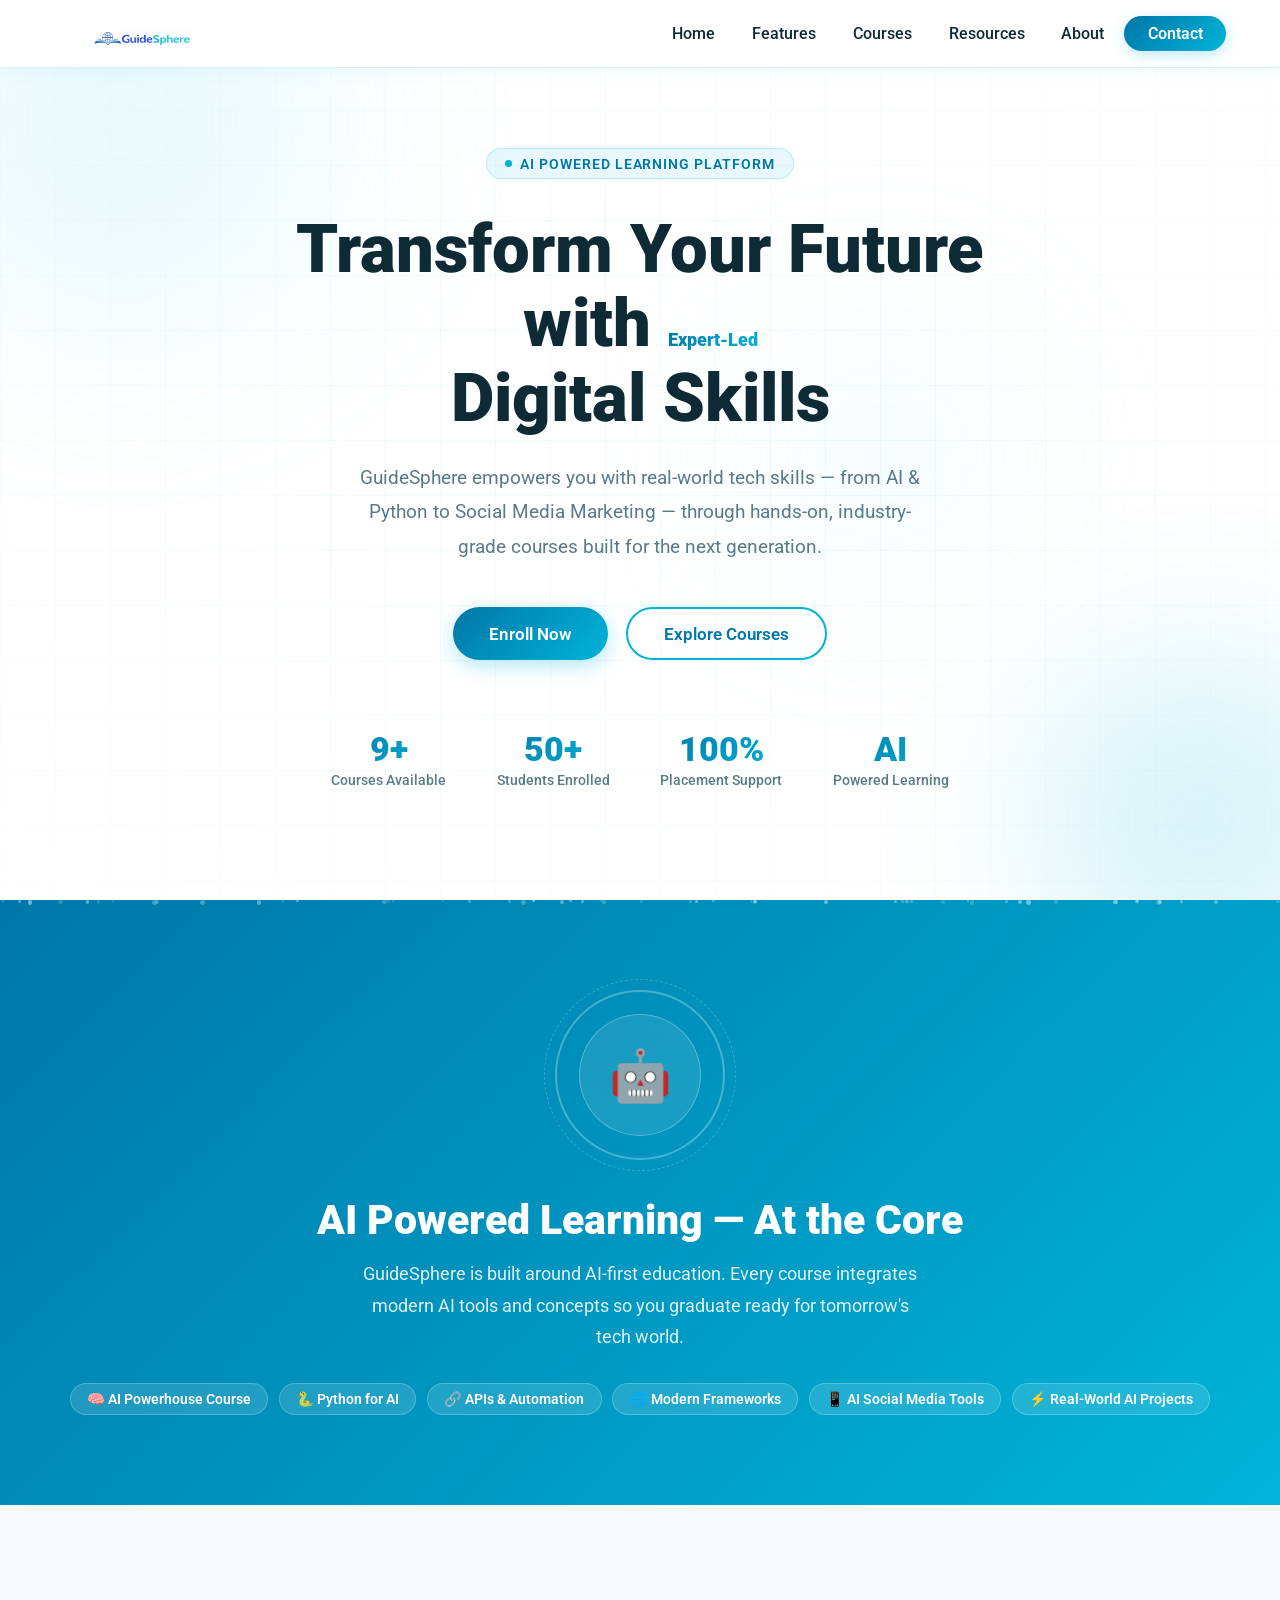
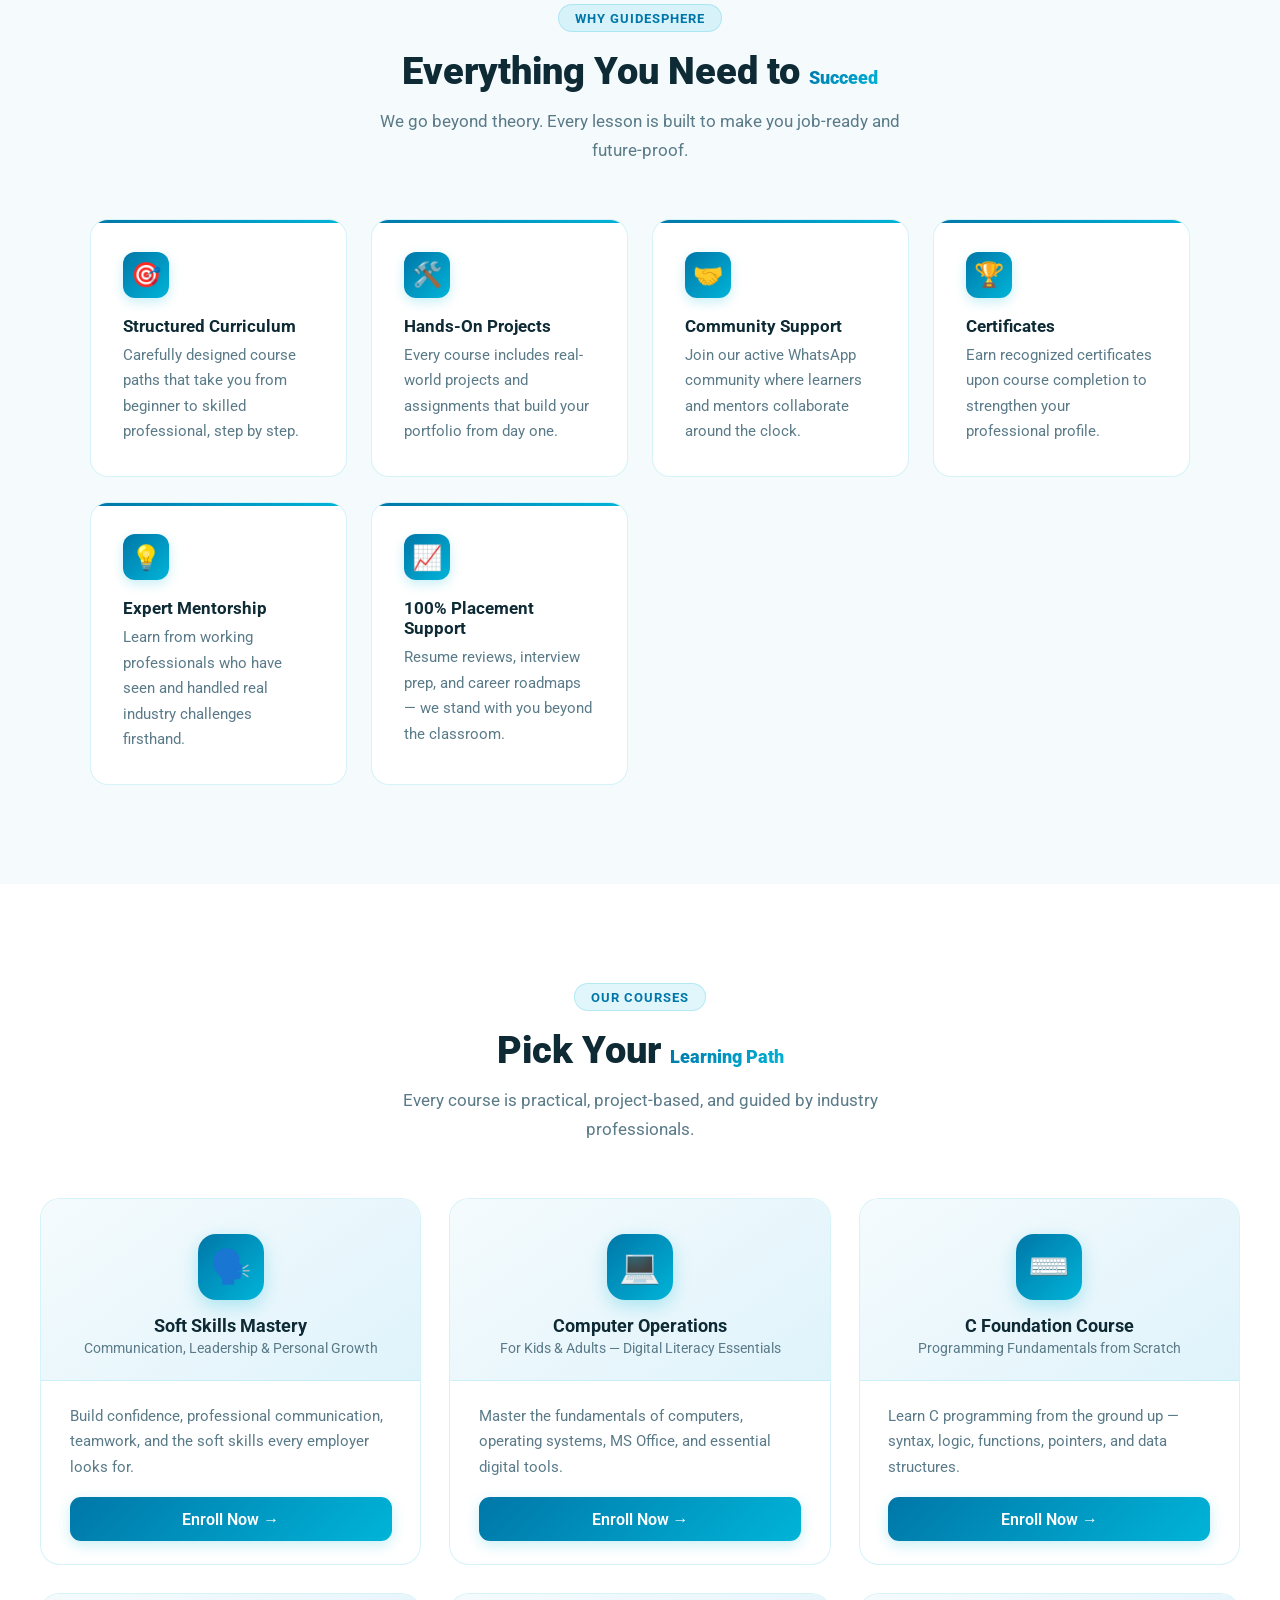
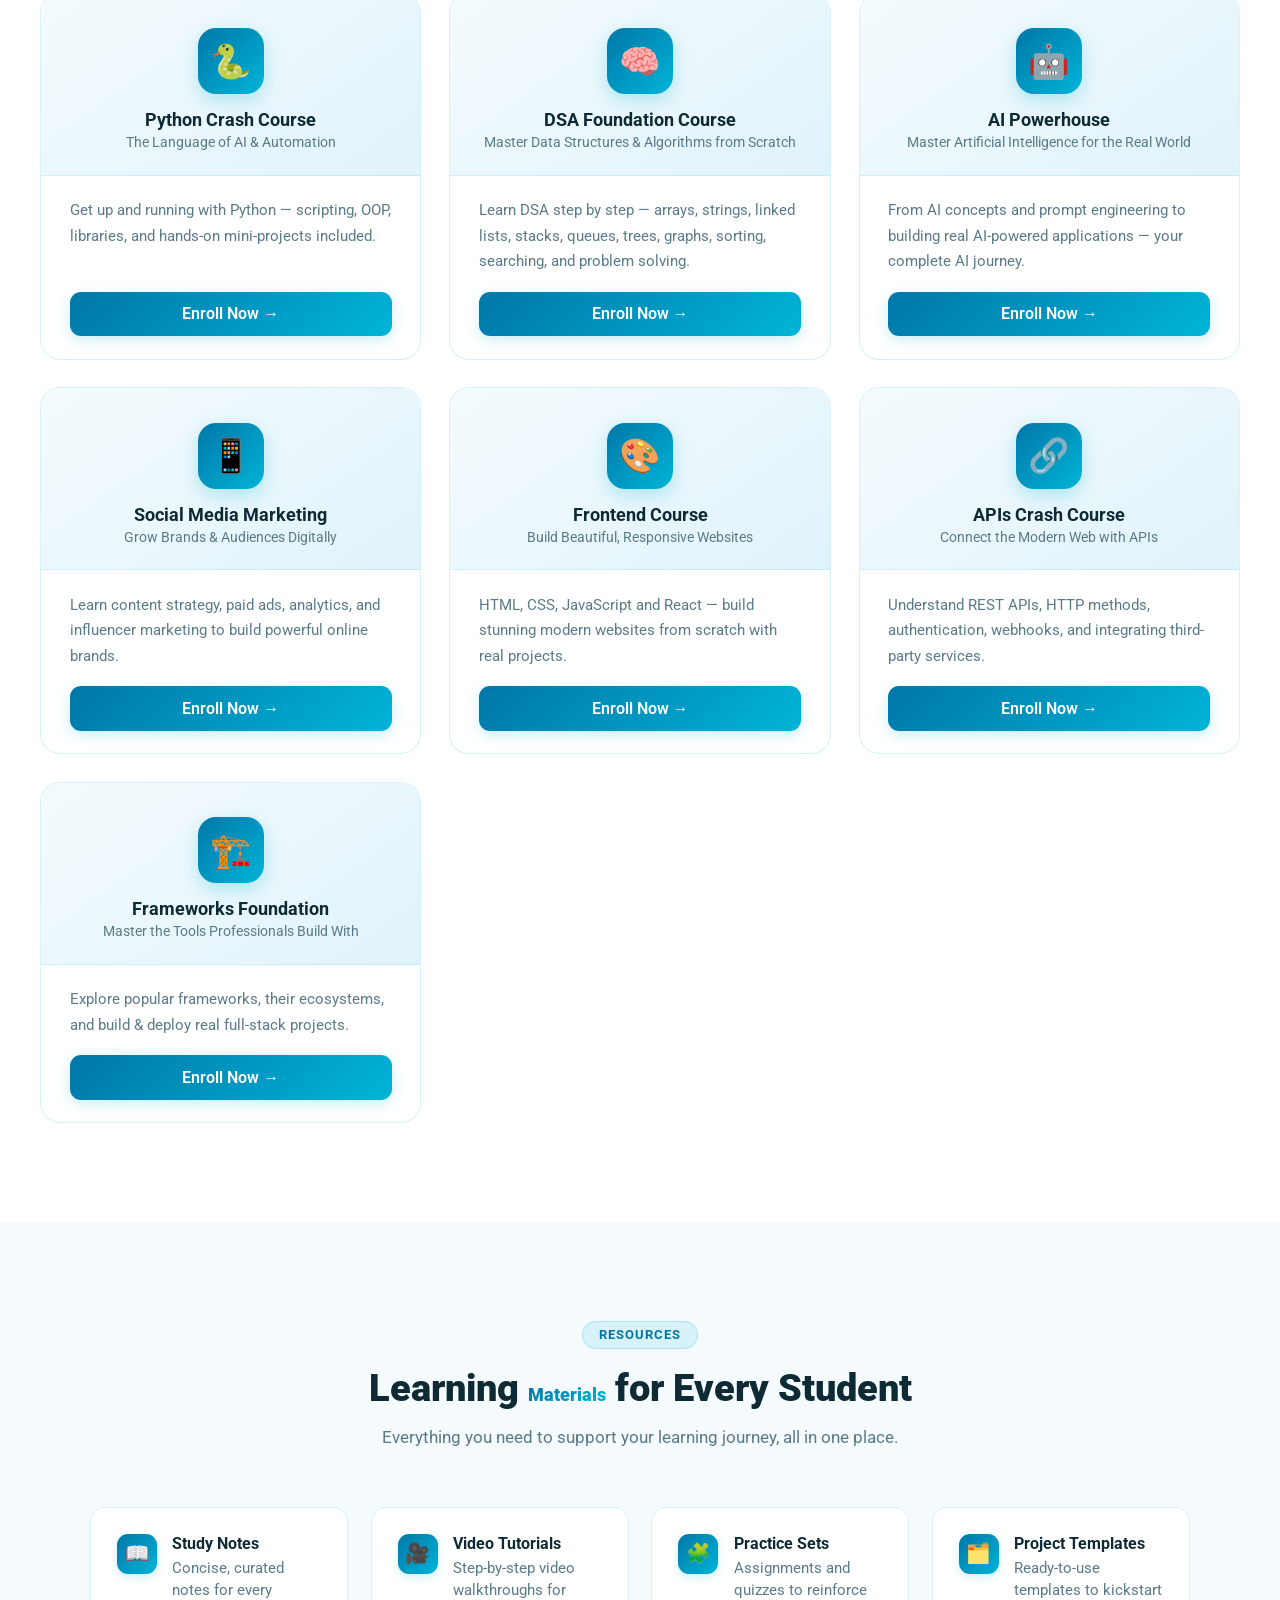
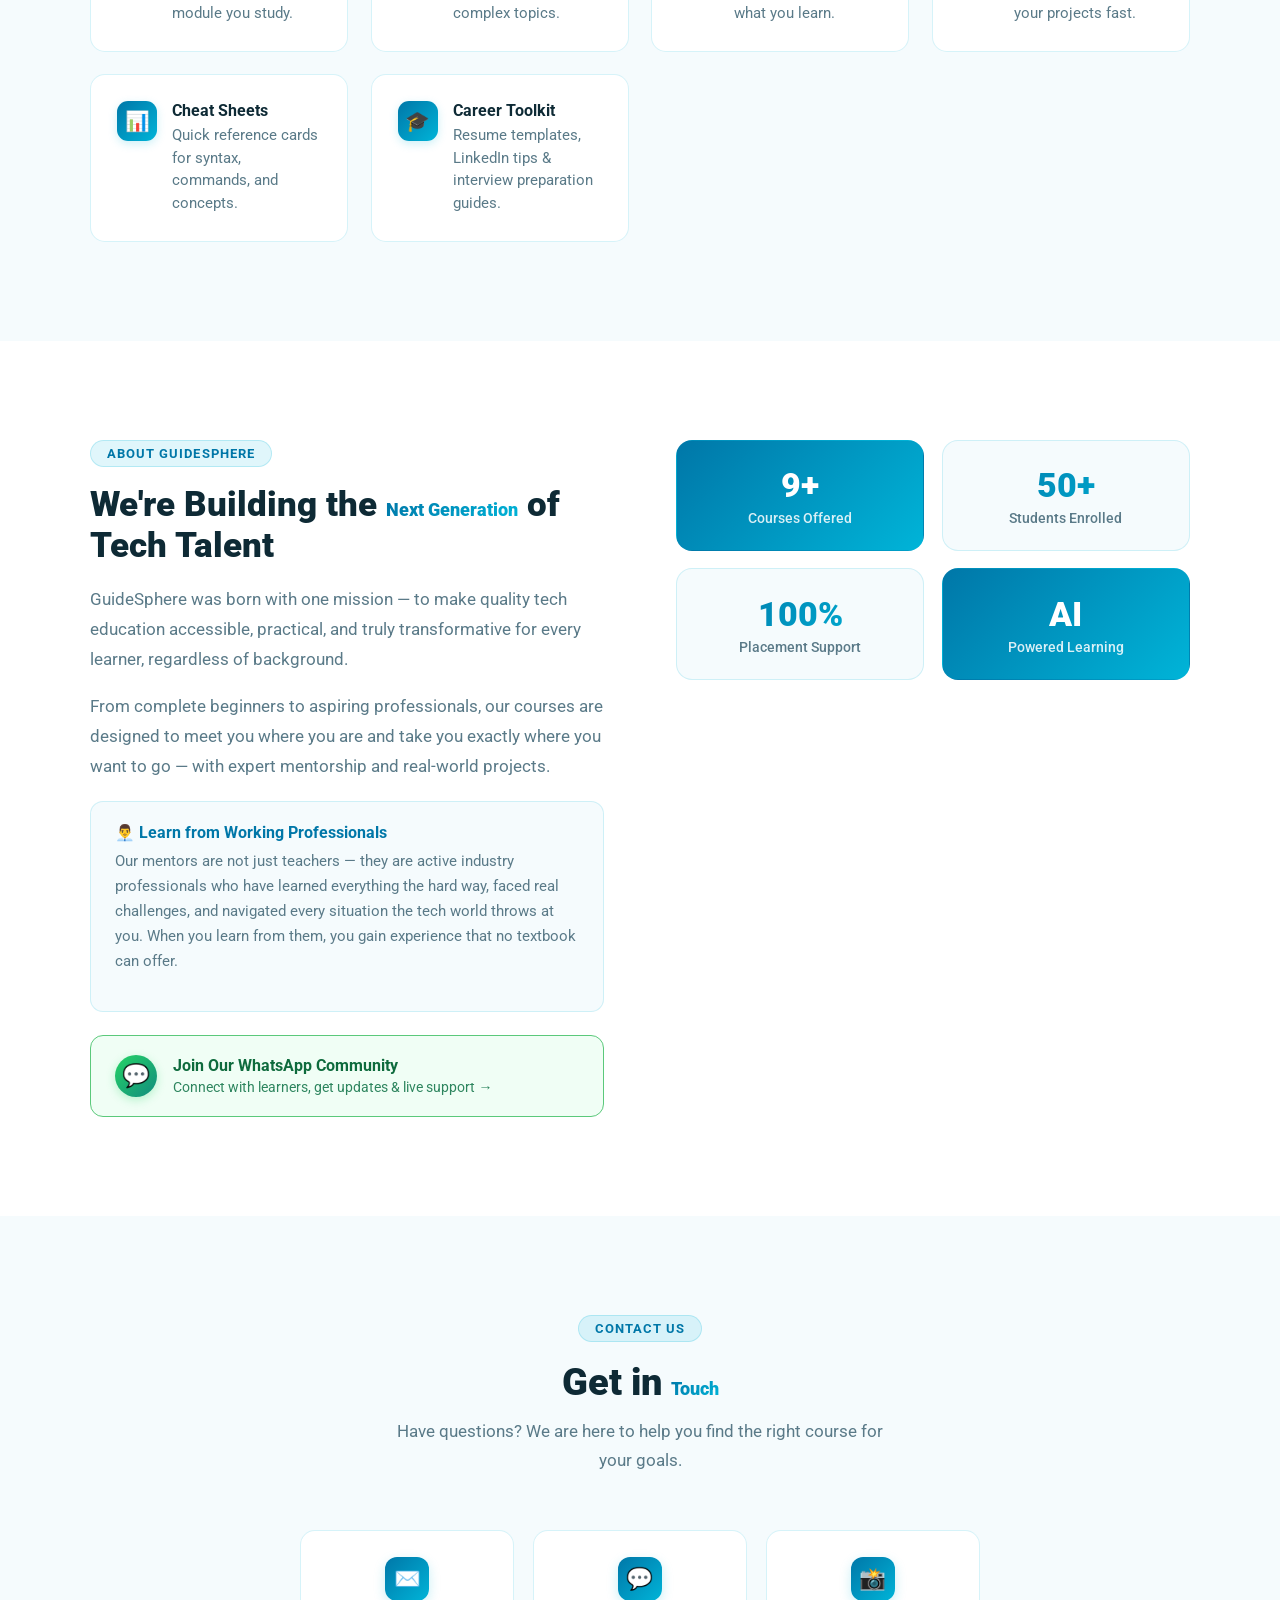
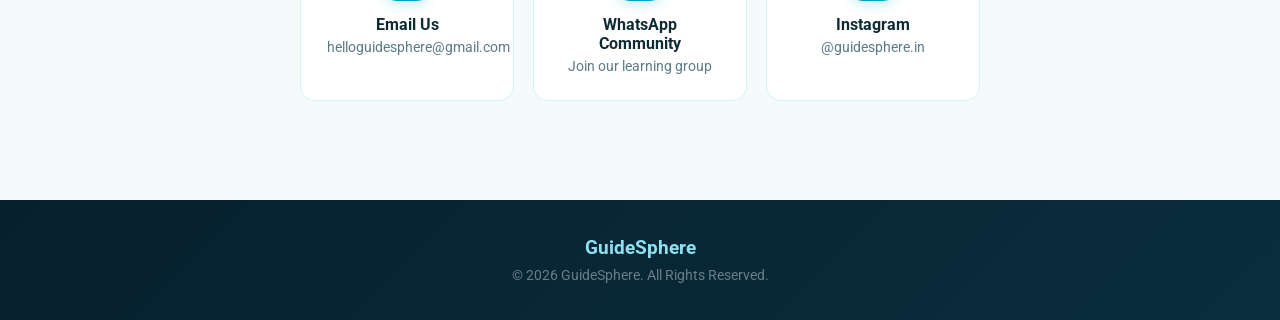
<file: guidesphere.html>
<!DOCTYPE html>
<html lang="en">
<head>
<meta charset="UTF-8">
<meta name="viewport" content="width=device-width, initial-scale=1.0">
<title>GuideSphere – Learn. Grow. Excel.</title>
<link href="https://fonts.googleapis.com/css2?family=Roboto:wght@300;400;500;600;700;900&display=swap" rel="stylesheet">
<link rel="icon" type="image/png" href="logo.png"><style>
  :root {
    --teal: #00B4D8;
    --teal-dark: #0077A8;
    --teal-light: #90E0EF;
    --teal-glow: rgba(0,180,216,0.12);
    --white: #ffffff;
    --off-white: #f5fbfd;
    --text: #0e2a35;
    --text-muted: #5a7a88;
    --border: rgba(0,180,216,0.16);
  }

  * { margin:0; padding:0; box-sizing:border-box; font-size: 18px;}
  html { scroll-behavior:smooth; }

  body {
    font-family: 'Roboto', sans-serif;
    background: #fff;
    color: var(--text);
    overflow-x: hidden;
  }

  /* ─── NAVBAR ─── */
  nav {
    position:fixed; top:0; left:0; right:0; z-index:999;
    display:flex; align-items:center; justify-content:space-between;
    padding:0 3rem; height:68px;
    background:rgba(255,255,255,0.96);
    backdrop-filter:blur(16px);
    border-bottom:1px solid var(--border);
    box-shadow:0 2px 18px rgba(0,180,216,0.07);
  }

  .nav-logo {
    display:flex; align-items:center;
    text-decoration:none; flex-shrink:0;
    min-width:180px;
  }

  .nav-logo img { height:38px; width:auto; object-fit:contain; }

  .nav-links {
    display:flex; align-items:center; gap:0.15rem; list-style:none;
  }

  .nav-links a {
    display:block; padding:0.4rem 0.95rem;
    text-decoration:none; color:var(--text);
    font-size:0.9rem; font-weight:500;
    border-radius:8px; transition:all .2s;
  }

  .nav-links a:hover { color:var(--teal); background:var(--teal-glow); }

  .nav-cta {
    background:linear-gradient(135deg,var(--teal-dark),var(--teal));
    color:#fff !important;
    padding:0.46rem 1.3rem !important;
    border-radius:50px !important;
    box-shadow:0 4px 14px rgba(0,180,216,0.26);
    font-weight:600 !important;
  }

  .nav-cta:hover {
    transform:translateY(-1px);
    box-shadow:0 6px 20px rgba(0,180,216,0.38) !important;
    background:linear-gradient(135deg,var(--teal-dark),var(--teal)) !important;
  }

  /* ─── HERO ─── */
  .hero {
    min-height:100vh;
    display:flex; align-items:center; justify-content:center;
    text-align:center;
    padding:7rem 2rem 5rem;
    position:relative; overflow:hidden;
    background:#fff;
  }

  .hero-grid {
    position:absolute; inset:0; pointer-events:none;
    background-image:
      linear-gradient(rgba(0,180,216,0.055) 1px,transparent 1px),
      linear-gradient(90deg,rgba(0,180,216,0.055) 1px,transparent 1px);
    background-size:55px 55px;
    mask-image:radial-gradient(ellipse 80% 80% at 50% 50%,black 20%,transparent 100%);
  }

  .orb {
    position:absolute; border-radius:50%;
    filter:blur(90px); opacity:0.26;
    animation:floatOrb 9s ease-in-out infinite;
    pointer-events:none;
  }
  .orb1 { width:500px;height:500px;background:radial-gradient(circle,var(--teal-light),transparent);top:-130px;left:-130px; }
  .orb2 { width:360px;height:360px;background:radial-gradient(circle,var(--teal),transparent);bottom:-100px;right:-100px;animation-delay:3.5s; }
  .orb3 { width:280px;height:280px;background:radial-gradient(circle,#b8ecf7,transparent);top:35%;left:58%;animation-delay:1.5s; }

  @keyframes floatOrb {
    0%,100%{transform:translate(0,0) scale(1)}
    50%{transform:translate(18px,-18px) scale(1.04)}
  }

  .hero-content { position:relative; z-index:2; max-width:830px; }

  .hero-badge {
    display:inline-flex; align-items:center; gap:8px;
    background:rgba(0,180,216,0.09);
    border:1px solid rgba(0,180,216,0.22);
    color:var(--teal-dark);
    font-size:0.78rem; font-weight:600; letter-spacing:.07em; text-transform:uppercase;
    padding:0.36rem 1rem; border-radius:50px; margin-bottom:1.8rem;
    animation:fadeUp .7s .2s both;
  }

  .badge-dot {
    width:7px;height:7px;border-radius:50%;background:var(--teal);
    animation:blink 1.8s infinite;
  }

  @keyframes blink{0%,100%{opacity:1;transform:scale(1)}50%{opacity:.4;transform:scale(1.5)}}

  .hero h1 {
    font-size:clamp(2.3rem,5.2vw,4rem);
    font-weight:900; line-height:1.12;
    color:var(--text); margin-bottom:1.4rem;
    animation:fadeUp .7s .35s both;
  }

  .hero h1 .hl {
    background:linear-gradient(135deg,var(--teal-dark),var(--teal));
    -webkit-background-clip:text; -webkit-text-fill-color:transparent; background-clip:text;
  }

  .hero p {
    font-size:1.08rem; color:var(--text-muted);
    max-width:570px; margin:0 auto 2.4rem;
    line-height:1.78; font-weight:400;
    animation:fadeUp .7s .5s both;
  }

  .hero-btns {
    display:flex; gap:1rem; justify-content:center; flex-wrap:wrap;
    animation:fadeUp .7s .65s both;
  }

  .btn-primary {
    padding:0.8rem 2rem;
    background:linear-gradient(135deg,var(--teal-dark),var(--teal));
    color:#fff; font-size:0.95rem; font-weight:600;
    border:none; border-radius:50px; cursor:pointer; text-decoration:none;
    box-shadow:0 6px 20px rgba(0,180,216,0.3);
    transition:transform .2s,box-shadow .2s;
    display:inline-flex; align-items:center; gap:8px;
    font-family:'Roboto',sans-serif;
  }
  .btn-primary:hover{transform:translateY(-2px);box-shadow:0 10px 28px rgba(0,180,216,0.42);}

  .btn-outline {
    padding:0.8rem 2rem;
    background:transparent; color:var(--teal-dark);
    font-size:0.95rem; font-weight:600;
    border:2px solid var(--teal); border-radius:50px;
    cursor:pointer; text-decoration:none; transition:all .2s;
    display:inline-flex; align-items:center; gap:8px;
    font-family:'Roboto',sans-serif;
  }
  .btn-outline:hover{background:var(--teal-glow);}

  .hero-stats {
    display:flex; gap:2.8rem; justify-content:center; flex-wrap:wrap;
    margin-top:3.8rem; animation:fadeUp .7s .8s both;
  }

  .stat { text-align:center; }
  .stat-num {
    font-size:1.9rem; font-weight:900;
    background:linear-gradient(135deg,var(--teal-dark),var(--teal));
    -webkit-background-clip:text; -webkit-text-fill-color:transparent; background-clip:text;
  }
  .stat-label { font-size:.78rem; color:var(--text-muted); font-weight:500; margin-top:3px; }

  @keyframes fadeUp{from{opacity:0;transform:translateY(22px)}to{opacity:1;transform:translateY(0)}}

  /* ─── AI BANNER ─── */
  .ai-banner {
    padding:5rem 2rem;
    background:linear-gradient(135deg,var(--teal-dark) 0%,var(--teal) 100%);
    position:relative; overflow:hidden; text-align:center;
  }

  .ai-particles{position:absolute;inset:0;pointer-events:none;}
  .particle{
    position:absolute;border-radius:50%;
    background:rgba(255,255,255,0.5);
    animation:rise linear infinite;
  }
  @keyframes rise{
    0%{transform:translateY(100vh) scale(0);opacity:0}
    10%{opacity:1}90%{opacity:.7}
    100%{transform:translateY(-80px) scale(1);opacity:0}
  }

  .ai-ring {
    width:170px;height:170px;border-radius:50%;
    border:2px solid rgba(255,255,255,0.28);
    display:flex;align-items:center;justify-content:center;
    margin:0 auto 2rem; position:relative;
    animation:spinRing 14s linear infinite;
  }
  .ai-ring::before{
    content:'';position:absolute;inset:-13px;border-radius:50%;
    border:1px dashed rgba(255,255,255,0.2);
    animation:spinRing 9s linear infinite reverse;
  }
  .ai-ring-core{
    width:122px;height:122px;border-radius:50%;
    background:rgba(255,255,255,0.1);
    backdrop-filter:blur(8px);
    border:1px solid rgba(255,255,255,0.28);
    display:flex;align-items:center;justify-content:center;
    font-size:2.8rem;
    animation:spinRing 14s linear infinite reverse;
  }
  @keyframes spinRing{to{transform:rotate(360deg)}}

  .ai-banner h2{font-size:clamp(1.7rem,3.2vw,2.5rem);font-weight:900;color:#fff;margin-bottom:.8rem;}
  .ai-banner p{color:rgba(255,255,255,0.87);font-size:1rem;max-width:560px;margin:0 auto;line-height:1.75;}

  .ai-tags{display:flex;flex-wrap:wrap;gap:.6rem;justify-content:center;margin-top:1.7rem;}
  .ai-tag{
    background:rgba(255,255,255,0.13);border:1px solid rgba(255,255,255,0.22);
    color:#fff;font-size:.79rem;font-weight:600;
    padding:.36rem .9rem;border-radius:50px;
  }

  /* ─── SECTIONS ─── */
  .features{padding:5.5rem 2rem;background:var(--off-white);}
  .courses{padding:5.5rem 2rem;background:#fff;}
  .resources{padding:5.5rem 2rem;background:var(--off-white);}
  .about{padding:5.5rem 2rem;background:#fff;}
  .contact{padding:5.5rem 2rem;background:var(--off-white);}

  .section-label {
    display:inline-block;
    background:var(--teal-glow); border:1px solid rgba(0,180,216,0.2);
    color:var(--teal-dark); font-size:.74rem; font-weight:700;
    letter-spacing:.08em; text-transform:uppercase;
    padding:.3rem .88rem; border-radius:50px; margin-bottom:.9rem;
  }

  .sec-title{font-size:clamp(1.65rem,3vw,2.4rem);font-weight:900;color:var(--text);margin-bottom:.72rem;line-height:1.18;}
  .sec-title .hl{background:linear-gradient(135deg,var(--teal-dark),var(--teal));-webkit-background-clip:text;-webkit-text-fill-color:transparent;background-clip:text;}
  .sec-sub{color:var(--text-muted);font-size:.95rem;max-width:520px;margin:0 auto;line-height:1.72;}

  .section-head{text-align:center;margin-bottom:3rem;}

  /* FEATURES */
  .feat-grid{display:grid;grid-template-columns:repeat(auto-fit,minmax(250px,1fr));gap:1.35rem;max-width:1100px;margin:0 auto;}

  .feat-card{
    background:#fff;border:1px solid var(--border);
    border-radius:18px;padding:1.75rem;
    transition:transform .22s,box-shadow .22s;
    position:relative;overflow:hidden;
  }
  .feat-card::before{
    content:'';position:absolute;top:0;left:0;right:0;height:3px;
    background:linear-gradient(90deg,var(--teal-dark),var(--teal));border-radius:18px 18px 0 0;
  }
  .feat-card:hover{transform:translateY(-5px);box-shadow:0 12px 34px rgba(0,180,216,0.1);}

  .feat-icon{
    width:46px;height:46px;border-radius:12px;
    background:linear-gradient(135deg,var(--teal-dark),var(--teal));
    display:flex;align-items:center;justify-content:center;
    font-size:1.35rem;margin-bottom:1rem;
    box-shadow:0 4px 12px rgba(0,180,216,0.22);
  }

  .feat-card h3{font-size:.97rem;font-weight:700;margin-bottom:.38rem;}
  .feat-card p{color:var(--text-muted);font-size:.86rem;line-height:1.65;}

  /* COURSES */
  .courses-grid{display:grid;grid-template-columns:repeat(auto-fill,minmax(285px,1fr));gap:1.55rem;max-width:1200px;margin:0 auto;}

  .c-card{
    background:#fff;border:1px solid var(--border);
    border-radius:20px;overflow:hidden;
    display:flex;flex-direction:column;
    transition:transform .22s,box-shadow .22s;
  }
  .c-card:hover{transform:translateY(-5px);box-shadow:0 14px 40px rgba(0,180,216,0.11);}

  .c-top{
    padding:1.9rem 1.6rem 1.35rem;
    background:linear-gradient(145deg,var(--off-white),#dff3fb);
    border-bottom:1px solid var(--border);
    display:flex;flex-direction:column;align-items:center;text-align:center;
  }

  .c-icon{
    width:66px;height:66px;border-radius:18px;
    background:linear-gradient(135deg,var(--teal-dark),var(--teal));
    display:flex;align-items:center;justify-content:center;
    font-size:1.85rem;margin-bottom:.85rem;
    box-shadow:0 6px 18px rgba(0,180,216,0.27);
  }

  .c-top h3{font-size:1.02rem;font-weight:700;color:var(--text);}
  .c-top p{font-size:.78rem;color:var(--text-muted);margin-top:.22rem;}

  .c-body{padding:1.25rem 1.6rem;flex:1;display:flex;flex-direction:column;gap:.95rem;}
  .c-desc{font-size:.86rem;color:var(--text-muted);line-height:1.65;}

  .enroll-btn{
    display:block;width:100%;padding:.7rem;
    background:linear-gradient(135deg,var(--teal-dark),var(--teal));
    color:#fff;font-size:.88rem;font-weight:600;
    border:none;border-radius:11px;cursor:pointer;
    text-decoration:none;text-align:center;
    box-shadow:0 4px 14px rgba(0,180,216,0.22);
    transition:transform .2s,box-shadow .2s;
    font-family:'Roboto',sans-serif;
    margin-top:auto;
  }
  .enroll-btn:hover{transform:translateY(-2px);box-shadow:0 8px 22px rgba(0,180,216,0.35);}

  /* RESOURCES */
  .res-grid{display:grid;grid-template-columns:repeat(auto-fit,minmax(220px,1fr));gap:1.25rem;max-width:1100px;margin:0 auto;}

  .res-card{
    background:#fff;border:1px solid var(--border);
    border-radius:15px;padding:1.45rem;
    display:flex;align-items:flex-start;gap:.85rem;
    transition:transform .2s,box-shadow .2s;
  }
  .res-card:hover{transform:translateY(-4px);box-shadow:0 10px 26px rgba(0,180,216,0.08);}

  .res-icon{
    width:40px;height:40px;border-radius:11px;flex-shrink:0;
    background:linear-gradient(135deg,var(--teal-dark),var(--teal));
    display:flex;align-items:center;justify-content:center;font-size:1.1rem;
    box-shadow:0 3px 10px rgba(0,180,216,0.2);
  }

  .res-card h4{font-size:.9rem;font-weight:700;margin-bottom:.22rem;}
  .res-card p{font-size:.81rem;color:var(--text-muted);line-height:1.55;}

  /* ABOUT */
  .about-inner{max-width:1100px;margin:0 auto;display:grid;grid-template-columns:1fr 1fr;gap:4rem;align-items:start;}

  .about-text h2{font-size:clamp(1.6rem,2.7vw,2.2rem);font-weight:900;margin-bottom:.95rem;line-height:1.2;}
  .about-text h2 .hl{background:linear-gradient(135deg,var(--teal-dark),var(--teal));-webkit-background-clip:text;-webkit-text-fill-color:transparent;background-clip:text;}
  .about-text p{color:var(--text-muted);line-height:1.78;margin-bottom:.95rem;font-size:.94rem;}

  .mentor-box{
    background:var(--off-white);border:1px solid var(--border);
    border-radius:13px;padding:1.15rem 1.35rem;margin:1.1rem 0;
  }
  .mentor-box h4{font-size:.88rem;font-weight:700;color:var(--teal-dark);margin-bottom:.38rem;}
  .mentor-box p{font-size:.84rem;color:var(--text-muted);line-height:1.65;}

  .wa-card{
    display:flex;align-items:center;gap:.9rem;
    background:#f0fef5;border:1.5px solid #5BC97B;
    border-radius:13px;padding:1.05rem 1.35rem;
    margin-top:1.25rem;text-decoration:none;
    transition:transform .2s,box-shadow .2s;
  }
  .wa-card:hover{transform:translateY(-3px);box-shadow:0 8px 22px rgba(37,211,102,0.16);}

  .wa-icon{
    width:42px;height:42px;border-radius:50%;flex-shrink:0;
    background:linear-gradient(135deg,#25D366,#128C7E);
    display:flex;align-items:center;justify-content:center;font-size:1.25rem;
    box-shadow:0 3px 10px rgba(37,211,102,0.28);
  }
  .wa-text strong{display:block;font-weight:700;color:#0e6b3d;font-size:.88rem;}
  .wa-text span{font-size:.78rem;color:#2d855e;}

  .about-stats{display:grid;grid-template-columns:1fr 1fr;gap:.95rem;}

  .a-stat{
    background:var(--off-white);border:1px solid var(--border);
    border-radius:16px;padding:1.35rem;text-align:center;
    transition:transform .2s;
  }
  .a-stat:hover{transform:translateY(-4px);}

  .a-stat .num{
    font-size:1.9rem;font-weight:900;
    background:linear-gradient(135deg,var(--teal-dark),var(--teal));
    -webkit-background-clip:text;-webkit-text-fill-color:transparent;background-clip:text;
  }
  .a-stat p{font-size:.79rem;color:var(--text-muted);margin-top:.28rem;font-weight:500;}

  .a-stat.filled{background:linear-gradient(135deg,var(--teal-dark),var(--teal));border-color:transparent;}
  .a-stat.filled .num{-webkit-text-fill-color:#fff;}
  .a-stat.filled p{color:rgba(255,255,255,0.85);}

  /* CONTACT */
  .contact-inner{max-width:680px;margin:0 auto;text-align:center;}

  .contact-cards{display:grid;grid-template-columns:repeat(auto-fit,minmax(185px,1fr));gap:1.05rem;margin-top:2.1rem;}

  .con-card{
    background:#fff;border:1px solid var(--border);
    border-radius:15px;padding:1.45rem;text-decoration:none;color:var(--text);
    transition:transform .2s,box-shadow .2s;
  }
  .con-card:hover{transform:translateY(-4px);box-shadow:0 10px 26px rgba(0,180,216,0.09);}

  .con-icon{
    width:44px;height:44px;border-radius:12px;margin:0 auto .8rem;
    background:linear-gradient(135deg,var(--teal-dark),var(--teal));
    display:flex;align-items:center;justify-content:center;font-size:1.2rem;
    box-shadow:0 4px 12px rgba(0,180,216,0.22);
  }
  .con-card h4{font-size:.9rem;font-weight:700;margin-bottom:.25rem;}
  .con-card p{font-size:.79rem;color:var(--text-muted);}

  /* FOOTER */
  footer{
    background:linear-gradient(135deg,#07202d,#0a2e3e);
    color:rgba(255,255,255,0.6);
    text-align:center;padding:2rem;
  }
  .f-logo{display:flex;align-items:center;justify-content:center;gap:8px;margin-bottom:.45rem;}
  .f-logo img{height:30px;width:auto;filter:brightness(0) invert(1);opacity:.85;}
  .f-brand{font-size:1.05rem;font-weight:700;color:#90e0ef;}
  footer p{font-size:.8rem;color:rgba(255,255,255,0.4);}

  /* REVEAL */
  .reveal{opacity:0;transform:translateY(26px);transition:opacity .62s,transform .62s;}
  .reveal.visible{opacity:1;transform:none;}

  /* RESPONSIVE */
  @media(max-width:900px){
    .about-inner{grid-template-columns:1fr;gap:2.5rem;}
    nav{padding:0 1.4rem;}
    .nav-links a{padding:.36rem .58rem;font-size:.84rem;}
  }
  @media(max-width:600px){.nav-links{display:none;}}
</style>
</head>
<body>

<!-- NAVBAR -->
<nav>
  <a class="nav-logo" href="#home">
    <img src="./logo.png" alt="GuideSphere" onerror="this.style.display='none';this.nextElementSibling.style.display='flex'">
    <span style="display:none;align-items:center;gap:8px;font-weight:900;font-size:1.15rem;background:linear-gradient(135deg,#0077A8,#00B4D8);-webkit-background-clip:text;-webkit-text-fill-color:transparent;background-clip:text;">🌐 GuideSphere</span>
  </a>
  <ul class="nav-links">
    <li><a href="#home">Home</a></li>
    <li><a href="#features">Features</a></li>
    <li><a href="#courses">Courses</a></li>
    <li><a href="#resources">Resources</a></li>
    <li><a href="#about">About</a></li>
    <li><a href="#contact" class="nav-cta">Contact</a></li>
  </ul>
</nav>

<!-- HERO -->
<section class="hero" id="home">
  <div class="hero-grid"></div>
  <div class="orb orb1"></div>
  <div class="orb orb2"></div>
  <div class="orb orb3"></div>

  <div class="hero-content">
    <div class="hero-badge">
      <span class="badge-dot"></span>
      AI Powered Learning Platform
    </div>

    <h1>
      Transform Your Future<br>with <span class="hl">Expert-Led</span><br>Digital Skills
    </h1>

    <p>
      GuideSphere empowers you with real-world tech skills — from AI &amp; Python to Social Media Marketing — through hands-on, industry-grade courses built for the next generation.
    </p>

    <div class="hero-btns">
      <a href="./overview.html" target="_blank" class="btn-primary"> Enroll Now</a>
      <a href="#courses" class="btn-outline"> Explore Courses</a>
    </div>

    <div class="hero-stats">
      <div class="stat">
        <div class="stat-num">9+</div>
        <div class="stat-label">Courses Available</div>
      </div>
      <div class="stat">
        <div class="stat-num">50+</div>
        <div class="stat-label">Students Enrolled</div>
      </div>
      <div class="stat">
        <div class="stat-num">100%</div>
        <div class="stat-label">Placement Support</div>
      </div>
      <div class="stat">
        <div class="stat-num">AI</div>
        <div class="stat-label">Powered Learning</div>
      </div>
    </div>
  </div>
</section>

<!-- AI BANNER -->
<section class="ai-banner">
  <div class="ai-particles" id="aiParticles"></div>
  <div class="ai-ring">
    <div class="ai-ring-core">🤖</div>
  </div>
  <h2>AI Powered Learning — At the Core</h2>
  <p>GuideSphere is built around AI-first education. Every course integrates modern AI tools and concepts so you graduate ready for tomorrow's tech world.</p>
  <div class="ai-tags">
    <span class="ai-tag">🧠 AI Powerhouse Course</span>
    <span class="ai-tag">🐍 Python for AI</span>
    <span class="ai-tag">🔗 APIs &amp; Automation</span>
    <span class="ai-tag">🌐 Modern Frameworks</span>
    <span class="ai-tag">📱 AI Social Media Tools</span>
    <span class="ai-tag">⚡ Real-World AI Projects</span>
  </div>
</section>

<!-- FEATURES -->
<section class="features" id="features">
  <div class="section-head reveal">
    <div class="section-label">Why GuideSphere</div>
    <h2 class="sec-title">Everything You Need to <span class="hl">Succeed</span></h2>
    <p class="sec-sub">We go beyond theory. Every lesson is built to make you job-ready and future-proof.</p>
  </div>
  <div class="feat-grid">
    <div class="feat-card reveal">
      <div class="feat-icon">🎯</div>
      <h3>Structured Curriculum</h3>
      <p>Carefully designed course paths that take you from beginner to skilled professional, step by step.</p>
    </div>
    <div class="feat-card reveal">
      <div class="feat-icon">🛠️</div>
      <h3>Hands-On Projects</h3>
      <p>Every course includes real-world projects and assignments that build your portfolio from day one.</p>
    </div>
    <div class="feat-card reveal">
      <div class="feat-icon">🤝</div>
      <h3>Community Support</h3>
      <p>Join our active WhatsApp community where learners and mentors collaborate around the clock.</p>
    </div>
    <div class="feat-card reveal">
      <div class="feat-icon">🏆</div>
      <h3>Certificates</h3>
      <p>Earn recognized certificates upon course completion to strengthen your professional profile.</p>
    </div>
    <div class="feat-card reveal">
      <div class="feat-icon">💡</div>
      <h3>Expert Mentorship</h3>
      <p>Learn from working professionals who have seen and handled real industry challenges firsthand.</p>
    </div>
    <div class="feat-card reveal">
      <div class="feat-icon">📈</div>
      <h3>100% Placement Support</h3>
      <p>Resume reviews, interview prep, and career roadmaps — we stand with you beyond the classroom.</p>
    </div>
  </div>
</section>

<!-- COURSES -->
<section class="courses" id="courses">
  <div class="section-head reveal">
    <div class="section-label">Our Courses</div>
    <h2 class="sec-title">Pick Your <span class="hl">Learning Path</span></h2>
    <p class="sec-sub">Every course is practical, project-based, and guided by industry professionals.</p>
  </div>
  <div class="courses-grid">

    <div class="c-card reveal">
      <div class="c-top">
        <div class="c-icon">🗣️</div>
        <h3>Soft Skills Mastery</h3>
        <p>Communication, Leadership &amp; Personal Growth</p>
      </div>
      <div class="c-body">
        <p class="c-desc">Build confidence, professional communication, teamwork, and the soft skills every employer looks for.</p>
        <a href="./overview.html" target="_blank" class="enroll-btn">Enroll Now →</a>
      </div>
    </div>

    <div class="c-card reveal">
      <div class="c-top">
        <div class="c-icon">💻</div>
        <h3>Computer Operations</h3>
        <p>For Kids &amp; Adults — Digital Literacy Essentials</p>
      </div>
      <div class="c-body">
        <p class="c-desc">Master the fundamentals of computers, operating systems, MS Office, and essential digital tools.</p>
        <a href="./overview.html" target="_blank" class="enroll-btn">Enroll Now →</a>
      </div>
    </div>

    <div class="c-card reveal">
      <div class="c-top">
        <div class="c-icon">⌨️</div>
        <h3>C Foundation Course</h3>
        <p>Programming Fundamentals from Scratch</p>
      </div>
      <div class="c-body">
        <p class="c-desc">Learn C programming from the ground up — syntax, logic, functions, pointers, and data structures.</p>
        <a href="./overview.html" target="_blank" class="enroll-btn">Enroll Now →</a>
      </div>
    </div>

    <div class="c-card reveal">
      <div class="c-top">
        <div class="c-icon">🐍</div>
        <h3>Python Crash Course</h3>
        <p>The Language of AI &amp; Automation</p>
      </div>
      <div class="c-body">
        <p class="c-desc">Get up and running with Python — scripting, OOP, libraries, and hands-on mini-projects included.</p>
        <a href="./overview.html" target="_blank" class="enroll-btn">Enroll Now →</a>
      </div>
    </div>

    <div class="c-card reveal">
  <div class="c-top">
    <div class="c-icon">🧠</div>
    <h3>DSA Foundation Course</h3>
    <p>Master Data Structures & Algorithms from Scratch</p>
  </div>
  <div class="c-body">
    <p class="c-desc">Learn DSA step by step — arrays, strings, linked lists, stacks, queues, trees, graphs, sorting, searching, and problem solving.</p>
    <a href="./overview.html" target="_blank" class="enroll-btn">Enroll Now →</a>
  </div>
</div>

    <div class="c-card reveal">
      <div class="c-top">
        <div class="c-icon">🤖</div>
        <h3>AI Powerhouse</h3>
        <p>Master Artificial Intelligence for the Real World</p>
      </div>
      <div class="c-body">
        <p class="c-desc">From AI concepts and prompt engineering to building real AI-powered applications — your complete AI journey.</p>
        <a href="./overview.html" target="_blank" class="enroll-btn">Enroll Now →</a>
      </div>
    </div>

    <div class="c-card reveal">
      <div class="c-top">
        <div class="c-icon">📱</div>
        <h3>Social Media Marketing</h3>
        <p>Grow Brands &amp; Audiences Digitally</p>
      </div>
      <div class="c-body">
        <p class="c-desc">Learn content strategy, paid ads, analytics, and influencer marketing to build powerful online brands.</p>
        <a href="./overview.html" target="_blank" class="enroll-btn">Enroll Now →</a>
      </div>
    </div>

    <div class="c-card reveal">
      <div class="c-top">
        <div class="c-icon">🎨</div>
        <h3>Frontend Course</h3>
        <p>Build Beautiful, Responsive Websites</p>
      </div>
      <div class="c-body">
        <p class="c-desc">HTML, CSS, JavaScript and React — build stunning modern websites from scratch with real projects.</p>
        <a href="./overview.html" target="_blank" class="enroll-btn">Enroll Now →</a>
      </div>
    </div>

    <div class="c-card reveal">
      <div class="c-top">
        <div class="c-icon">🔗</div>
        <h3>APIs Crash Course</h3>
        <p>Connect the Modern Web with APIs</p>
      </div>
      <div class="c-body">
        <p class="c-desc">Understand REST APIs, HTTP methods, authentication, webhooks, and integrating third-party services.</p>
        <a href="./overview.html" target="_blank" class="enroll-btn">Enroll Now →</a>
      </div>
    </div>

    <div class="c-card reveal">
      <div class="c-top">
        <div class="c-icon">🏗️</div>
        <h3>Frameworks Foundation</h3>
        <p>Master the Tools Professionals Build With</p>
      </div>
      <div class="c-body">
        <p class="c-desc">Explore popular frameworks, their ecosystems, and build &amp; deploy real full-stack projects.</p>
        <a href="./overview.html" target="_blank" class="enroll-btn">Enroll Now →</a>
      </div>
    </div>

  </div>
</section>

<!-- RESOURCES -->
<section class="resources" id="resources">
  <div class="section-head reveal">
    <div class="section-label">Resources</div>
    <h2 class="sec-title">Learning <span class="hl">Materials</span> for Every Student</h2>
    <p class="sec-sub">Everything you need to support your learning journey, all in one place.</p>
  </div>
  <div class="res-grid">
    <div class="res-card reveal">
      <div class="res-icon">📖</div>
      <div><h4>Study Notes</h4><p>Concise, curated notes for every module you study.</p></div>
    </div>
    <div class="res-card reveal">
      <div class="res-icon">🎥</div>
      <div><h4>Video Tutorials</h4><p>Step-by-step video walkthroughs for complex topics.</p></div>
    </div>
    <div class="res-card reveal">
      <div class="res-icon">🧩</div>
      <div><h4>Practice Sets</h4><p>Assignments and quizzes to reinforce what you learn.</p></div>
    </div>
    <div class="res-card reveal">
      <div class="res-icon">🗂️</div>
      <div><h4>Project Templates</h4><p>Ready-to-use templates to kickstart your projects fast.</p></div>
    </div>
    <div class="res-card reveal">
      <div class="res-icon">📊</div>
      <div><h4>Cheat Sheets</h4><p>Quick reference cards for syntax, commands, and concepts.</p></div>
    </div>
    <div class="res-card reveal">
      <div class="res-icon">🎓</div>
      <div><h4>Career Toolkit</h4><p>Resume templates, LinkedIn tips &amp; interview preparation guides.</p></div>
    </div>
  </div>
</section>

<!-- ABOUT -->
<section class="about" id="about">
  <div class="about-inner">
    <div class="about-text reveal">
      <div class="section-label">About GuideSphere</div>
      <h2>We're Building the <span class="hl">Next Generation</span> of Tech Talent</h2>
      <p>GuideSphere was born with one mission — to make quality tech education accessible, practical, and truly transformative for every learner, regardless of background.</p>
      <p>From complete beginners to aspiring professionals, our courses are designed to meet you where you are and take you exactly where you want to go — with expert mentorship and real-world projects.</p>

      <div class="mentor-box">
        <h4>👨‍💼 Learn from Working Professionals</h4>
        <p>Our mentors are not just teachers — they are active industry professionals who have learned everything the hard way, faced real challenges, and navigated every situation the tech world throws at you. When you learn from them, you gain experience that no textbook can offer.</p>
      </div>

      <a href="https://chat.whatsapp.com/CH0DxYsx0SZJIlH2TvFnnK" target="_blank" class="wa-card">
        <div class="wa-icon">💬</div>
        <div class="wa-text">
          <strong>Join Our WhatsApp Community</strong>
          <span>Connect with learners, get updates &amp; live support →</span>
        </div>
      </a>
    </div>

    <div class="about-stats reveal">
      <div class="a-stat filled">
        <div class="num">9+</div>
        <p>Courses Offered</p>
      </div>
      <div class="a-stat">
        <div class="num">50+</div>
        <p>Students Enrolled</p>
      </div>
      <div class="a-stat">
        <div class="num">100%</div>
        <p>Placement Support</p>
      </div>
      <div class="a-stat filled">
        <div class="num">AI</div>
        <p>Powered Learning</p>
      </div>
    </div>
  </div>
</section>

<!-- CONTACT -->
<section class="contact" id="contact">
  <div class="contact-inner">
    <div class="section-head reveal">
      <div class="section-label">Contact Us</div>
      <h2 class="sec-title">Get in <span class="hl">Touch</span></h2>
      <p class="sec-sub">Have questions? We are here to help you find the right course for your goals.</p>
    </div>
    <div class="contact-cards">
      <a href="mailto:helloguidesphere@gmail.com" class="con-card reveal">
        <div class="con-icon">✉️</div>
        <h4>Email Us</h4>
        <p>helloguidesphere@gmail.com</p>
      </a>
      <a href="https://whatsapp.com/channel/0029VbC75V2HgZWh7QSApl0Z" target="_blank" class="con-card reveal">
        <div class="con-icon">💬</div>
        <h4>WhatsApp Community</h4>
        <p>Join our learning group</p>
      </a>
      <a href="https://instagram.com/guidesphere.in" target="_blank" class="con-card reveal">
        <div class="con-icon">📸</div>
        <h4>Instagram</h4>
        <p>@guidesphere.in</p>
      </a>
    </div>
  </div>
</section>

<!-- FOOTER -->
<footer>
  <div class="f-logo">
    <span class="f-brand">GuideSphere</span>
  </div>
  <p>© 2026 GuideSphere. All Rights Reserved.</p>
</footer>

<script>
  // Scroll reveal
  const reveals = document.querySelectorAll('.reveal');
  const obs = new IntersectionObserver(entries => {
    entries.forEach(e => {
      if(e.isIntersecting){ e.target.classList.add('visible'); obs.unobserve(e.target); }
    });
  }, { threshold: 0.09 });
  reveals.forEach(el => obs.observe(el));

  // AI particles
  const pc = document.getElementById('aiParticles');
  for(let i=0;i<55;i++){
    const p = document.createElement('div');
    p.className = 'particle';
    const s = 2+Math.random()*3;
    p.style.cssText = `left:${Math.random()*100}%;width:${s}px;height:${s}px;animation-duration:${4+Math.random()*8}s;animation-delay:${Math.random()*6}s;opacity:${0.3+Math.random()*.6};`;
    pc.appendChild(p);
  }
</script>
</body>
</html>
</file>
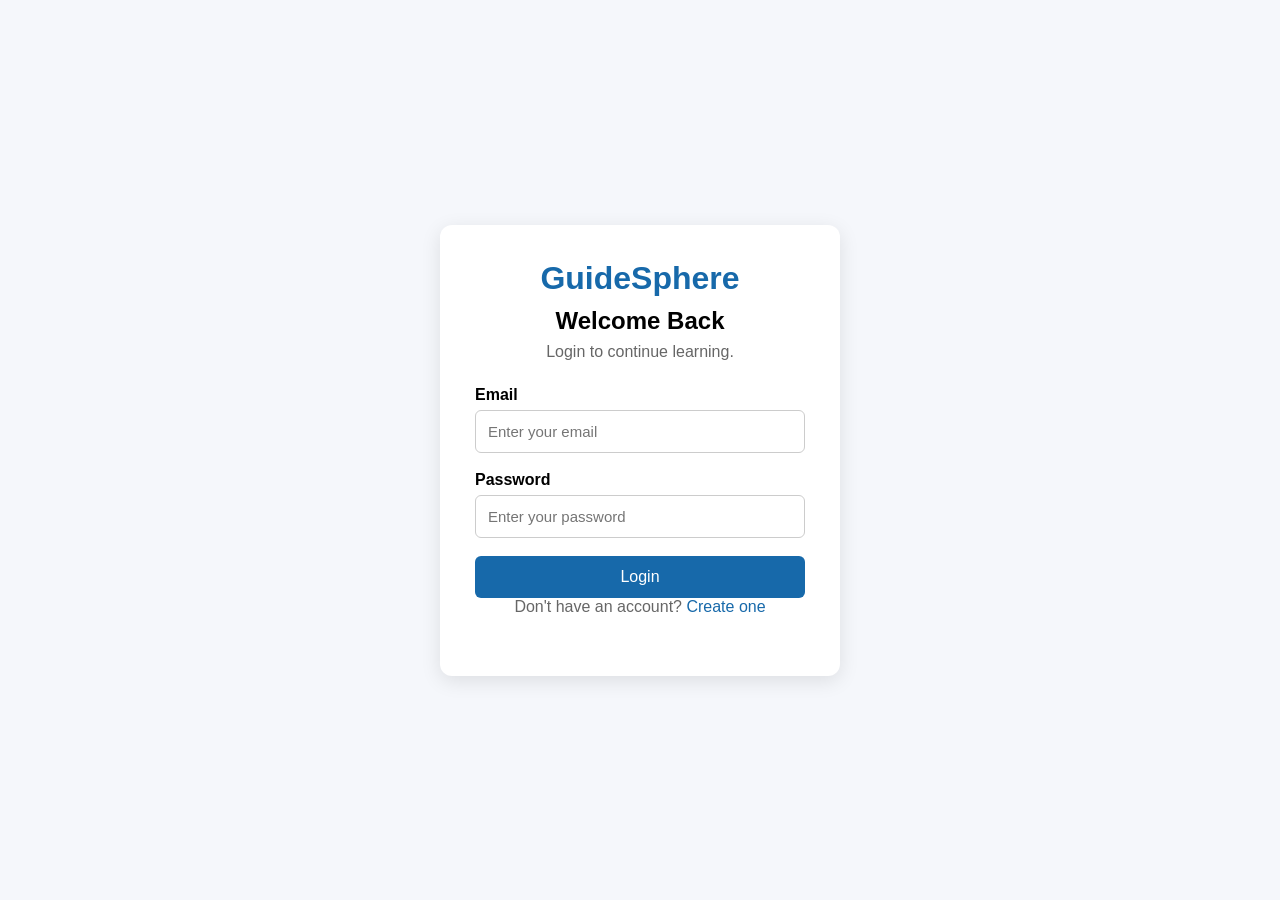
<file: login.html>
<!DOCTYPE html>
<html lang="en">
<head>
    <meta charset="UTF-8">
    <meta name="viewport" content="width=device-width, initial-scale=1.0">
    <title>Login - GuideSphere</title>
    <link rel="stylesheet" href="register.css">
</head>
<body>
    <div class="register-container">
        <h1>GuideSphere</h1>
        <h2>Welcome Back</h2>
        <p>Login to continue learning.</p>
        <form id="loginForm">
            <label for="email">Email</label>
            <input
                type="email"
                id="email"
                placeholder="Enter your email"
                required
            >
            <label for="password">Password</label>
            <input
                type="password"
                id="password"
                placeholder="Enter your password"
                required
            >
            <button type="submit">Login</button>
        </form>
        <p>
            Don't have an account?
            <a href="index.html">Create one</a>
        </p>
    </div>
    <script src="login.js"></script>
</body>
</html>
</file>
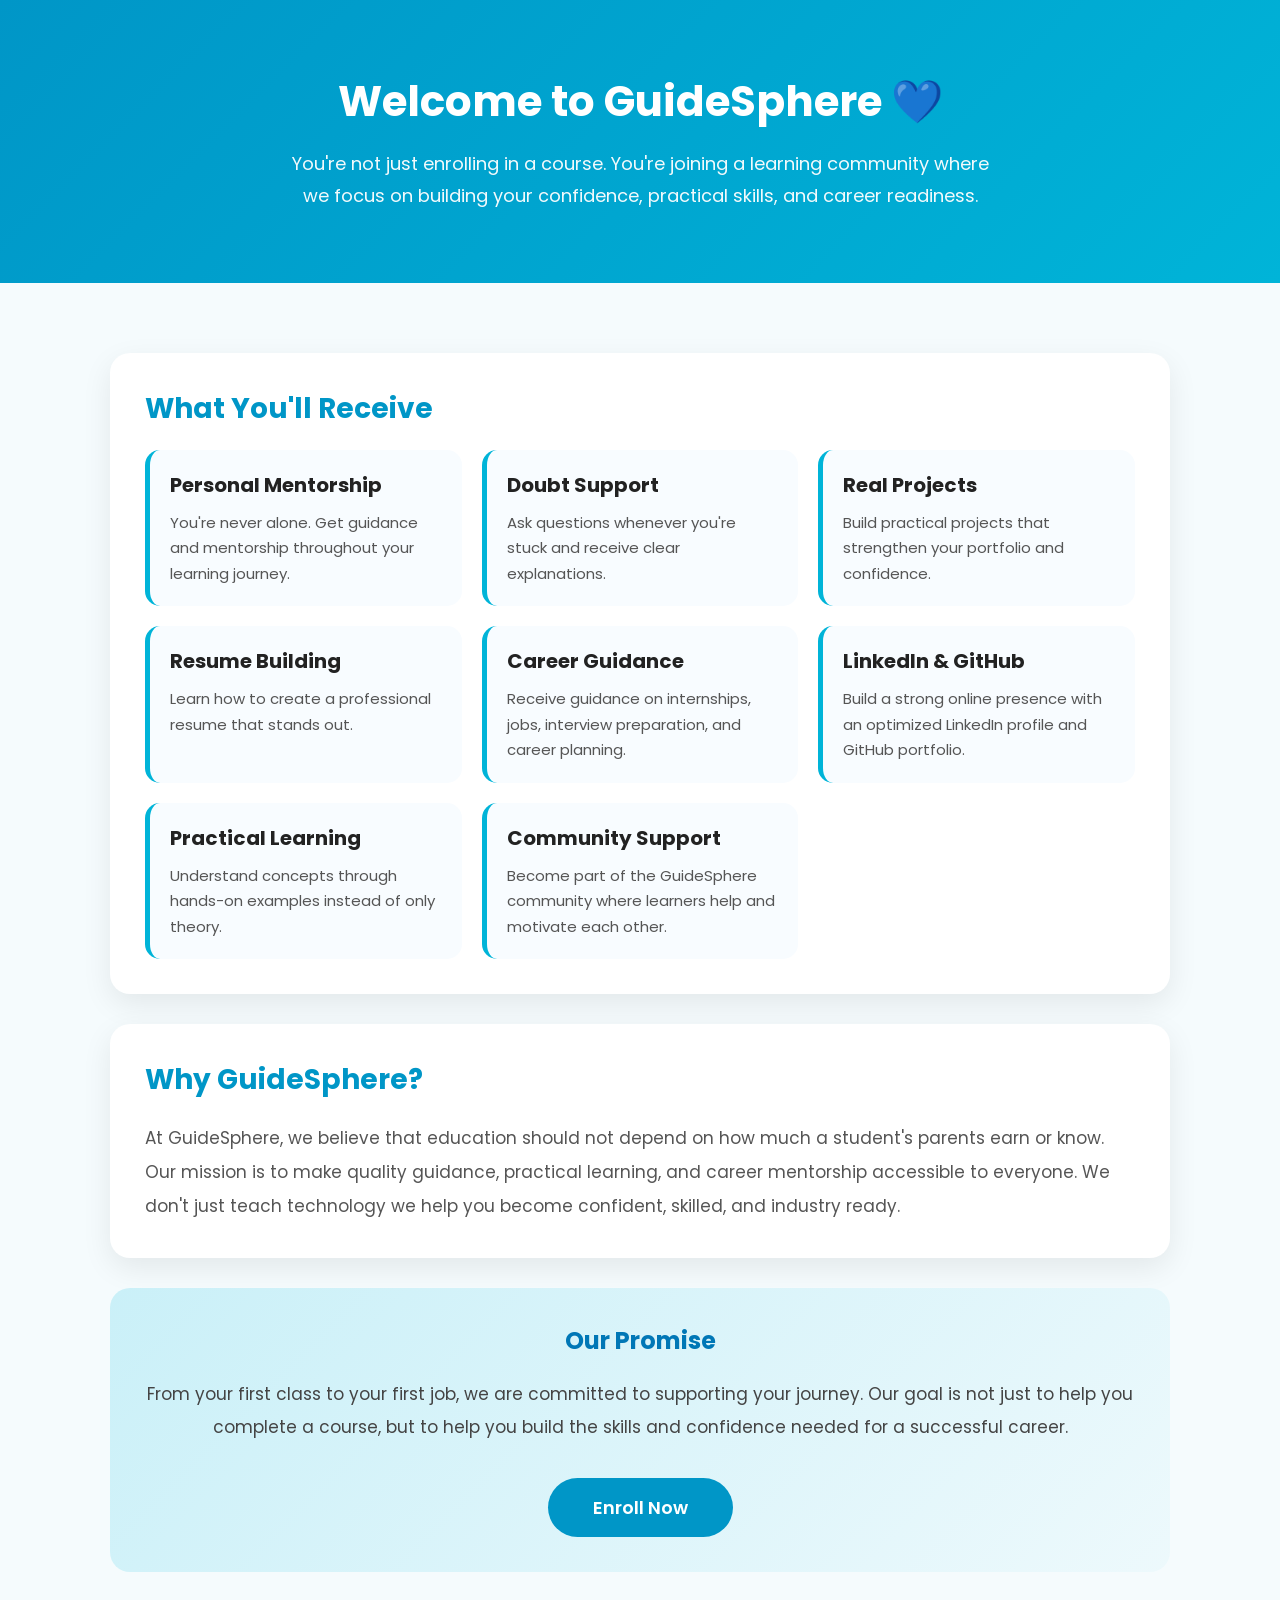
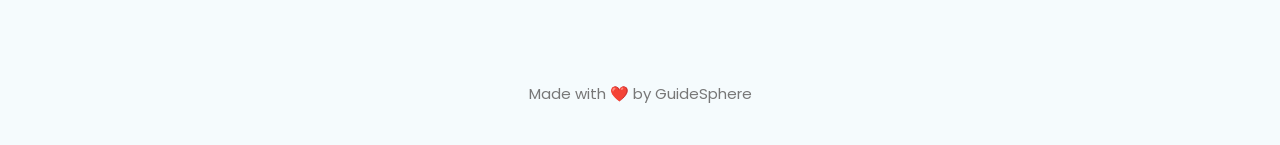
<file: overview.html>
<!DOCTYPE html>
<html lang="en">
<head>
<meta charset="UTF-8">
<meta name="viewport" content="width=device-width, initial-scale=1.0">

<title>GuideSphere | Course Details</title>

<link href="https://fonts.googleapis.com/css2?family=Poppins:wght@300;400;500;600;700;800&display=swap" rel="stylesheet">

<style>

*{
margin:0;
padding:0;
box-sizing:border-box;
font-family:'Poppins',sans-serif;
}

body{
background:#f5fbfd;
color:#222;
}

.hero{
background:linear-gradient(135deg,#0096c7,#00b4d8);
color:white;
padding:70px 20px;
text-align:center;
}

.hero h1{
font-size:42px;
margin-bottom:15px;
}

.hero p{
max-width:700px;
margin:auto;
font-size:18px;
opacity:.95;
line-height:1.8;
}

.container{
max-width:1100px;
margin:50px auto;
padding:20px;
}

.card{
background:white;
border-radius:20px;
padding:35px;
margin-bottom:30px;
box-shadow:0 10px 30px rgba(0,0,0,.08);
}

.card h2{
color:#0096c7;
margin-bottom:20px;
font-size:28px;
}

.grid{
display:grid;
grid-template-columns:repeat(auto-fit,minmax(250px,1fr));
gap:20px;
}

.feature{
background:#f8fcff;
padding:20px;
border-radius:15px;
transition:.3s;
border-left:5px solid #00b4d8;
}

.feature:hover{
transform:translateY(-5px);
box-shadow:0 10px 20px rgba(0,180,216,.15);
}

.feature h3{
margin-bottom:10px;
font-size:20px;
}

.feature p{
font-size:15px;
color:#555;
line-height:1.7;
}

.promise{
background:linear-gradient(135deg,#caf0f8,#edf9fc);
padding:35px;
border-radius:20px;
text-align:center;
}

.promise h2{
color:#0077b6;
margin-bottom:20px;
}

.promise p{
font-size:17px;
line-height:1.9;
color:#444;
}

.btn{
display:inline-block;
margin-top:35px;
padding:16px 45px;
background:#0096c7;
color:white;
text-decoration:none;
border-radius:50px;
font-size:18px;
font-weight:600;
transition:.3s;
}

.btn:hover{
background:#0077b6;
transform:scale(1.05);
}

.footer{
text-align:center;
padding:40px;
color:#777;
font-size:15px;
}

</style>

</head>
<body>

<section class="hero">

<h1>Welcome to GuideSphere 💙</h1>

<p>

You're not just enrolling in a course.

You're joining a learning community where we focus on building your confidence, practical skills, and career readiness.

</p>

</section>

<div class="container">

<div class="card">

<h2>What You'll Receive</h2>

<div class="grid">

<div class="feature">
<h3> Personal Mentorship</h3>
<p>You're never alone. Get guidance and mentorship throughout your learning journey.</p>
</div>

<div class="feature">
<h3>Doubt Support</h3>
<p>Ask questions whenever you're stuck and receive clear explanations.</p>
</div>

<div class="feature">
<h3>Real Projects</h3>
<p>Build practical projects that strengthen your portfolio and confidence.</p>
</div>

<div class="feature">
<h3>Resume Building</h3>
<p>Learn how to create a professional resume that stands out.</p>
</div>

<div class="feature">
<h3>Career Guidance</h3>
<p>Receive guidance on internships, jobs, interview preparation, and career planning.</p>
</div>

<div class="feature">
<h3>LinkedIn & GitHub</h3>
<p>Build a strong online presence with an optimized LinkedIn profile and GitHub portfolio.</p>
</div>

<div class="feature">
<h3>Practical Learning</h3>
<p>Understand concepts through hands-on examples instead of only theory.</p>
</div>

<div class="feature">
<h3>Community Support</h3>
<p>Become part of the GuideSphere community where learners help and motivate each other.</p>
</div>

</div>

</div>

<div class="card">

<h2>Why GuideSphere?</h2>

<p style="font-size:17px;line-height:2;color:#555;">

At GuideSphere, we believe that education should not depend on how much a student's parents earn or know.

Our mission is to make quality guidance, practical learning, and career mentorship accessible to everyone.

We don't just teach technology we help you become confident, skilled, and industry ready.

</p>

</div>

<div class="promise">

<h2>Our Promise</h2>

<p>

From your first class to your first job, we are committed to supporting your journey.

Our goal is not just to help you complete a course, but to help you build the skills and confidence needed for a successful career.

</p>

<a href="https://docs.google.com/forms/d/1WFKdkitgeZHmhwwP6CwCgrp3_2nZ2YcwIP0noq7Uuyc" class="btn" target="_blank">

Enroll Now 

</a>

</div>

</div>

<div class="footer">

Made with ❤️ by GuideSphere

</div>

</body>
</html>
</file>
<file: register.css>
* {
    box-sizing: border-box;
    margin: 0;
    padding: 0;
}

body {
    font-family: Arial, sans-serif;
    background: #f5f7fb;

    display: flex;
    justify-content: center;
    align-items: center;

    min-height: 100vh;
}

.register-container {
    background: white;

    width: 400px;
    padding: 35px;

    border-radius: 12px;

    box-shadow: 0 5px 20px rgba(0, 0, 0, 0.1);
}

h1 {
    text-align: center;
    color: #1769aa;
    margin-bottom: 10px;
}

h2 {
    text-align: center;
    margin-bottom: 8px;
}

.register-container > p {
    text-align: center;
    color: #666;
    margin-bottom: 25px;
}

form {
    display: flex;
    flex-direction: column;
}

label {
    margin-bottom: 6px;
    font-weight: bold;
}

input {
    padding: 12px;
    margin-bottom: 18px;

    border: 1px solid #ccc;
    border-radius: 6px;

    font-size: 15px;
}

button {
    padding: 12px;

    border: none;
    border-radius: 6px;

    background: #1769aa;
    color: white;

    font-size: 16px;
    cursor: pointer;
}

button:hover {
    background: #12558a;
}

a {
    color: #1769aa;
    text-decoration: none;
}
</file>
